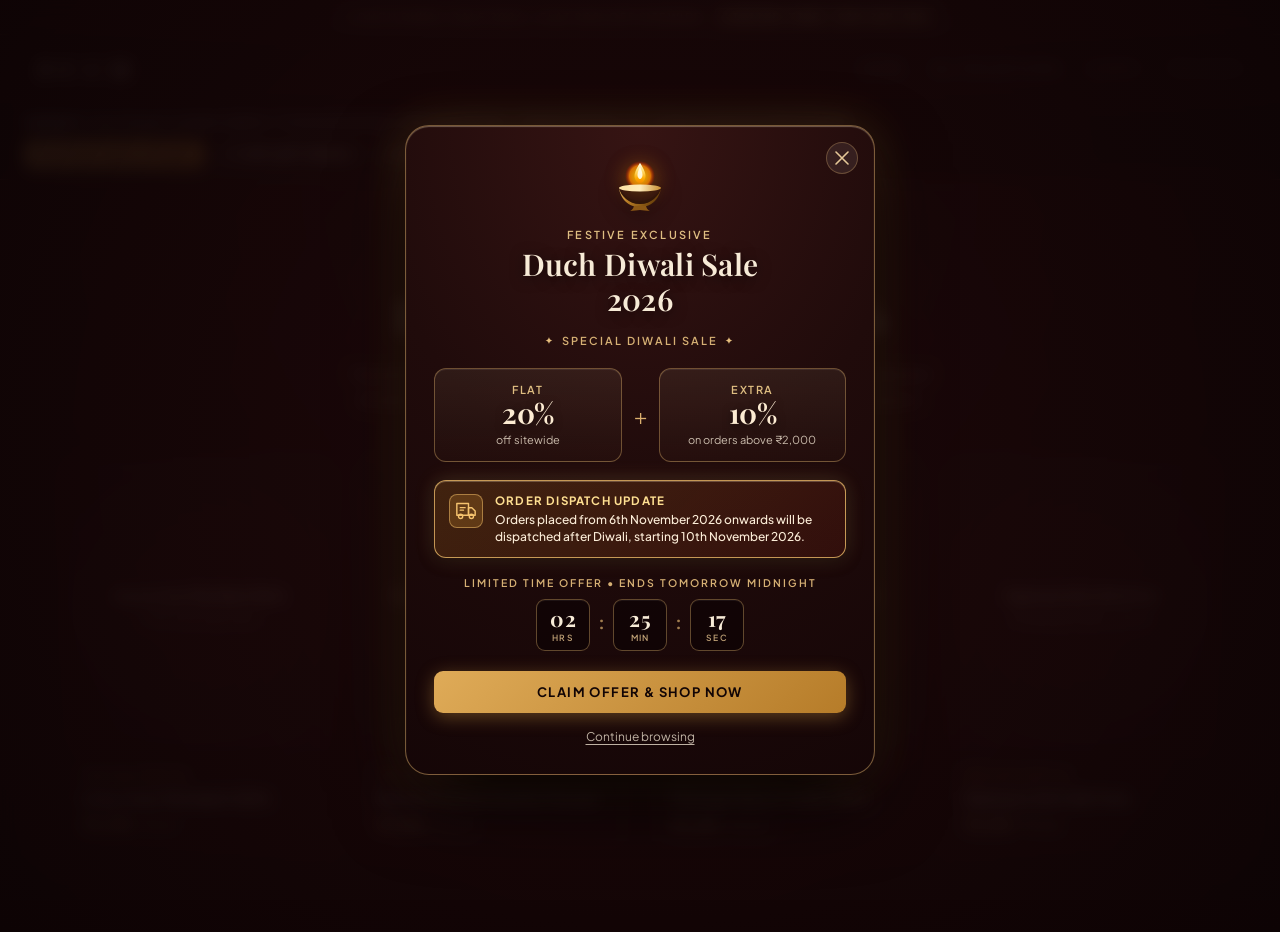
<file: preview-diwali-popup.html>
<!DOCTYPE html>
<html lang="en">
<head>
  <meta charset="UTF-8">
  <meta name="viewport" content="width=device-width, initial-scale=1.0">
  <title>Duch Diwali 2026 — Luxury Night Fireworks & Festive Sale Preview</title>
  <link rel="preconnect" href="https://fonts.googleapis.com">
  <link rel="preconnect" href="https://fonts.gstatic.com" crossorigin>
  <link href="https://fonts.googleapis.com/css2?family=Playfair+Display:ital,wght@0,400..900;1,400..900&family=Plus+Jakarta+Sans:wght@300;400;500;600;700&display=swap" rel="stylesheet">
  <style>
    * {
      box-sizing: border-box;
      margin: 0;
      padding: 0;
    }

    body {
      background: radial-gradient(circle at 50% 20%, #2b0c0e 0%, #170506 50%, #0d0304 100%);
      color: #ffffff;
      font-family: 'Plus Jakarta Sans', -apple-system, BlinkMacSystemFont, 'Segoe UI', Roboto, Helvetica, Arial, sans-serif;
      -webkit-font-smoothing: antialiased;
      overflow-x: hidden;
      min-height: 100vh;
      position: relative;
    }

    /* =========================================================================
       CANVAS FIREWORKS LAYER (RUNNING IN FRONT OF THE BACKDROP & CONTENT)
       pointer-events: none ensures ZERO interference with clicks or buttons!
       ========================================================================= */
    /* Fireworks canvas inside popup overlay (z-index 20 overlapping in front of content box) */
    #duchFireworksCanvas {
      position: absolute;
      inset: 0;
      width: 100%;
      height: 100%;
      pointer-events: none !important;
      z-index: 20;
      display: block;
    }

    /* Website Content */
    .website-content-layer {
      position: relative;
      z-index: 10;
      pointer-events: auto;
    }

    /* Top Announcement Bar */
    .top-announcement {
      background: rgba(30, 9, 10, 0.9);
      border-bottom: 1px solid rgba(220, 175, 106, 0.25);
      backdrop-filter: blur(8px);
      padding: 8px 16px;
      text-align: center;
      font-size: 11px;
      letter-spacing: 1.5px;
      color: #dfbe82;
      text-transform: uppercase;
      font-weight: 600;
      display: flex;
      align-items: center;
      justify-content: center;
      gap: 12px;
    }

    .announcement-timer-badge {
      background: rgba(220, 175, 106, 0.15);
      border: 1px solid rgba(220, 175, 106, 0.4);
      padding: 2px 8px;
      border-radius: 4px;
      font-family: monospace;
      font-size: 11px;
      color: #ffe4a0;
    }

    /* Store Demo Header */
    .store-header {
      background: rgba(18, 5, 6, 0.85);
      border-bottom: 1px solid rgba(255, 255, 255, 0.08);
      backdrop-filter: blur(12px);
      padding: 16px 36px;
      display: flex;
      align-items: center;
      justify-content: space-between;
      position: sticky;
      top: 0;
      z-index: 100;
    }

    .store-logo {
      font-family: 'Playfair Display', Georgia, serif;
      font-size: 26px;
      font-weight: 700;
      letter-spacing: 6px;
      color: #f7ebd7;
      text-decoration: none;
    }

    .store-nav {
      display: flex;
      gap: 28px;
      font-size: 12px;
      letter-spacing: 1.5px;
      text-transform: uppercase;
      color: #c9bcae;
    }

    .store-nav a {
      color: inherit;
      text-decoration: none;
      transition: color 0.2s;
    }

    .store-nav a:hover {
      color: #dfbe82;
    }

    /* Demo Controls Bar */
    .demo-controls-bar {
      background: rgba(10, 3, 4, 0.92);
      border-bottom: 1px solid rgba(220, 175, 106, 0.3);
      padding: 10px 24px;
      display: flex;
      align-items: center;
      justify-content: space-between;
      flex-wrap: wrap;
      gap: 10px;
      font-size: 12.5px;
      position: relative;
      z-index: 120;
    }

    .demo-btn-group {
      display: flex;
      gap: 8px;
      flex-wrap: wrap;
    }

    .demo-trigger-btn {
      background: linear-gradient(135deg, #dfab58 0%, #b67c29 100%);
      color: #110404;
      font-weight: 700;
      font-size: 11px;
      letter-spacing: 1px;
      text-transform: uppercase;
      padding: 7px 14px;
      border-radius: 6px;
      border: none;
      cursor: pointer;
      display: inline-flex;
      align-items: center;
      gap: 6px;
      transition: transform 0.2s, background 0.2s;
    }

    .demo-trigger-btn:hover {
      transform: scale(1.03);
    }

    .demo-trigger-btn--secondary {
      background: rgba(255, 255, 255, 0.08);
      color: #fcebd2;
      border: 1px solid rgba(220, 175, 106, 0.4);
    }

    .demo-trigger-btn--secondary:hover {
      background: rgba(255, 255, 255, 0.16);
      border-color: rgba(220, 175, 106, 0.7);
    }

    /* Storefront Hero */
    .hero-storefront {
      position: relative;
      padding: 70px 24px 80px;
      max-width: 1200px;
      margin: 0 auto;
      text-align: center;
    }

    .hero-tagline {
      display: inline-block;
      font-size: 11px;
      letter-spacing: 3px;
      text-transform: uppercase;
      color: #dfbe82;
      margin-bottom: 14px;
      font-weight: 600;
    }

    .hero-storefront h1 {
      font-family: 'Playfair Display', Georgia, serif;
      font-size: 46px;
      font-weight: 600;
      color: #faf3e8;
      margin-bottom: 16px;
      letter-spacing: 1px;
      text-shadow: 0 4px 20px rgba(0, 0, 0, 0.8);
    }

    .hero-storefront p {
      font-size: 15px;
      color: #b59f92;
      max-width: 620px;
      margin: 0 auto 48px;
      line-height: 1.65;
    }

    .demo-product-grid {
      display: grid;
      grid-template-columns: repeat(auto-fit, minmax(250px, 1fr));
      gap: 24px;
    }

    .demo-product-card {
      background: rgba(28, 10, 12, 0.65);
      border: 1px solid rgba(220, 175, 106, 0.22);
      border-radius: 14px;
      overflow: hidden;
      text-align: left;
      backdrop-filter: blur(10px);
      transition: transform 0.3s ease, border-color 0.3s ease;
    }

    .demo-product-card:hover {
      transform: translateY(-4px);
      border-color: rgba(220, 175, 106, 0.5);
    }

    .demo-product-img {
      width: 100%;
      height: 290px;
      background: radial-gradient(circle at center, #2e1012 0%, #180708 100%);
      display: flex;
      flex-direction: column;
      align-items: center;
      justify-content: center;
      color: #d1b8a5;
      font-size: 14px;
      gap: 8px;
    }

    .demo-product-info {
      padding: 18px;
    }

    .demo-product-tag {
      font-size: 10.5px;
      letter-spacing: 1.4px;
      color: #dfab58;
      text-transform: uppercase;
      font-weight: 600;
      margin-bottom: 6px;
    }

    .demo-product-title {
      font-size: 15px;
      font-weight: 600;
      color: #f7ebd7;
      margin-bottom: 8px;
    }

    .demo-product-price {
      font-size: 14px;
      color: #dfbe82;
      font-weight: 700;
    }

    /* =========================================================================
       DUCH DIWALI MODAL POPUP
       ========================================================================= */
    .duch-diwali-overlay {
      position: fixed;
      inset: 0;
      z-index: 9999990;
      display: flex;
      align-items: center;
      justify-content: center;
      padding: 18px;
      opacity: 0;
      visibility: hidden;
      pointer-events: none;
      transition: opacity 0.4s cubic-bezier(0.16, 1, 0.3, 1), visibility 0.4s cubic-bezier(0.16, 1, 0.3, 1);
      font-family: 'Plus Jakarta Sans', -apple-system, BlinkMacSystemFont, 'Segoe UI', Roboto, Helvetica, Arial, sans-serif;
      -webkit-font-smoothing: antialiased;
    }

    .duch-diwali-overlay.duch-diwali-active {
      opacity: 1;
      visibility: visible;
      pointer-events: auto;
    }

    .duch-diwali-backdrop {
      position: absolute;
      inset: 0;
      background: radial-gradient(circle at center, rgba(32, 10, 11, 0.82) 0%, rgba(14, 4, 5, 0.94) 100%);
      backdrop-filter: blur(8px);
      -webkit-backdrop-filter: blur(8px);
      cursor: pointer;
      z-index: 1;
    }

    .duch-diwali-card {
      position: relative;
      z-index: 10000000;
      width: 100%;
      max-width: 470px;
      background: radial-gradient(130% 120% at 50% 0%, #361413 0%, #200b0b 45%, #130506 100%);
      border: 1px solid rgba(224, 180, 110, 0.48);
      border-radius: 24px;
      padding: 34px 28px 26px;
      text-align: center;
      box-shadow: 
        0 30px 80px -10px rgba(0, 0, 0, 0.95),
        0 0 50px rgba(212, 148, 62, 0.2),
        inset 0 1px 1px rgba(255, 235, 195, 0.35);
      transform: translateY(22px) scale(0.95);
      transition: transform 0.45s cubic-bezier(0.16, 1, 0.3, 1), opacity 0.45s cubic-bezier(0.16, 1, 0.3, 1);
    }

    .duch-diwali-active .duch-diwali-card {
      transform: translateY(0) scale(1);
    }

    .duch-diwali-close {
      position: absolute;
      top: 16px;
      right: 16px;
      width: 32px;
      height: 32px;
      border-radius: 50%;
      background: rgba(255, 255, 255, 0.08);
      border: 1px solid rgba(224, 180, 110, 0.3);
      color: #e6c898;
      display: flex;
      align-items: center;
      justify-content: center;
      cursor: pointer;
      transition: all 0.25s ease;
      padding: 0;
      z-index: 30;
    }

    .duch-diwali-close:hover {
      background: rgba(255, 255, 255, 0.16);
      color: #fffdf5;
      border-color: rgba(224, 180, 110, 0.6);
      transform: rotate(90deg);
    }

    /* Diya (Deepam) Lamp & Animated Glow */
    .duch-diwali-diya-wrap {
      position: relative;
      width: 72px;
      height: 56px;
      margin: 0 auto 12px;
      display: flex;
      align-items: center;
      justify-content: center;
    }

    .duch-diwali-flame-aura {
      position: absolute;
      top: -2px;
      width: 44px;
      height: 44px;
      border-radius: 50%;
      background: radial-gradient(circle, rgba(255, 190, 40, 0.55) 0%, rgba(255, 120, 0, 0.22) 50%, rgba(255, 70, 0, 0) 75%);
      filter: blur(8px);
      animation: duchFlameAura 2.2s infinite ease-in-out;
    }

    .duch-diwali-diya-svg {
      width: 64px;
      height: 54px;
      filter: drop-shadow(0 4px 10px rgba(0, 0, 0, 0.5));
    }

    .duch-flame-pulse {
      animation: duchFlamePulse 1.8s infinite alternate ease-in-out;
    }

    .duch-diwali-flame {
      animation: duchFlameFlicker 2.4s infinite ease-in-out;
      transform-origin: 32px 20px;
    }

    @keyframes duchFlameFlicker {
      0%, 100% { transform: scale(1) rotate(0deg); }
      25% { transform: scale(1.05, 0.96) rotate(-1deg); }
      50% { transform: scale(0.97, 1.04) rotate(1.2deg); }
      75% { transform: scale(1.03, 0.98) rotate(-0.5deg); }
    }

    @keyframes duchFlamePulse {
      0% { transform: scale(0.92); opacity: 0.65; }
      100% { transform: scale(1.15); opacity: 0.95; }
    }

    @keyframes duchFlameAura {
      0%, 100% { transform: scale(0.95); opacity: 0.5; }
      50% { transform: scale(1.2); opacity: 0.85; }
    }

    .duch-diwali-header {
      margin-bottom: 20px;
    }

    .duch-diwali-pretitle {
      font-size: 11px;
      font-weight: 600;
      letter-spacing: 2.2px;
      text-transform: uppercase;
      color: #dfbe82;
      margin-bottom: 6px;
    }

    .duch-diwali-title {
      font-family: 'Playfair Display', Georgia, 'Times New Roman', serif;
      font-size: 30px;
      font-weight: 600;
      line-height: 1.18;
      color: #f7ebd7;
      margin: 0 0 10px;
      letter-spacing: 0.3px;
      text-shadow: 0 2px 14px rgba(0, 0, 0, 0.6);
    }

    .duch-diwali-badge-tagline {
      display: inline-flex;
      align-items: center;
      gap: 7px;
      font-size: 11px;
      font-weight: 600;
      letter-spacing: 2px;
      text-transform: uppercase;
      color: #d6b074;
    }

    .duch-diwali-badge-tagline .duch-star {
      font-size: 9px;
      color: #e5be7d;
    }

    .duch-diwali-offers {
      display: flex;
      align-items: center;
      justify-content: center;
      gap: 12px;
      margin-bottom: 18px;
    }

    .duch-diwali-offer-card {
      flex: 1;
      background: linear-gradient(180deg, rgba(255, 230, 180, 0.07) 0%, rgba(255, 200, 120, 0.02) 100%);
      border: 1px solid rgba(220, 175, 106, 0.4);
      border-radius: 12px;
      padding: 14px 10px;
      display: flex;
      flex-direction: column;
      align-items: center;
      justify-content: center;
      box-shadow: inset 0 1px 0 rgba(255, 255, 255, 0.08);
      transition: transform 0.25s ease, border-color 0.25s ease;
    }

    .duch-diwali-offer-card:hover {
      transform: translateY(-2px);
      border-color: rgba(245, 195, 110, 0.7);
    }

    .duch-offer-label {
      font-size: 11px;
      font-weight: 600;
      letter-spacing: 1.5px;
      text-transform: uppercase;
      color: #dfbe82;
      margin-bottom: 2px;
    }

    .duch-offer-value {
      font-family: 'Playfair Display', Georgia, serif;
      font-size: 28px;
      font-weight: 700;
      line-height: 1.1;
      color: #fcebd2;
      letter-spacing: -0.5px;
      text-shadow: 0 2px 8px rgba(0, 0, 0, 0.5);
    }

    .duch-offer-subtext {
      font-size: 11px;
      font-weight: 400;
      color: rgba(247, 235, 215, 0.78);
      margin-top: 4px;
      line-height: 1.25;
    }

    .duch-diwali-plus {
      font-family: 'Plus Jakarta Sans', sans-serif;
      font-size: 22px;
      font-weight: 300;
      color: #dcb06e;
      user-select: none;
      line-height: 1;
    }

    /* =========================================================================
       PROMINENT HIGHLIGHTED ORDER DISPATCH UPDATE
       ========================================================================= */
    .duch-diwali-dispatch-highlight {
      background: linear-gradient(135deg, rgba(230, 150, 40, 0.18) 0%, rgba(180, 50, 30, 0.15) 100%);
      border: 1px solid rgba(245, 195, 110, 0.75);
      border-radius: 12px;
      padding: 12px 14px;
      margin-bottom: 18px;
      display: flex;
      align-items: flex-start;
      gap: 12px;
      text-align: left;
      box-shadow: 
        0 4px 15px rgba(0, 0, 0, 0.35),
        0 0 20px rgba(245, 195, 110, 0.2),
        inset 0 1px 0 rgba(255, 235, 195, 0.25);
      position: relative;
      overflow: hidden;
    }

    .duch-diwali-dispatch-highlight::before {
      content: '';
      position: absolute;
      top: 0;
      left: -100%;
      width: 60%;
      height: 100%;
      background: linear-gradient(90deg, transparent, rgba(255, 235, 190, 0.16), transparent);
      transform: skewX(-20deg);
      animation: duchShimmer 3.5s infinite;
    }

    @keyframes duchShimmer {
      0% { left: -100%; }
      40%, 100% { left: 160%; }
    }

    .duch-dispatch-icon-wrap {
      flex-shrink: 0;
      width: 34px;
      height: 34px;
      border-radius: 8px;
      background: rgba(220, 150, 50, 0.22);
      border: 1px solid rgba(245, 195, 110, 0.5);
      display: flex;
      align-items: center;
      justify-content: center;
      margin-top: 1px;
    }

    .duch-dispatch-text-box {
      display: flex;
      flex-direction: column;
      gap: 3px;
    }

    .duch-dispatch-heading {
      font-size: 11.5px;
      font-weight: 700;
      letter-spacing: 1.2px;
      text-transform: uppercase;
      color: #ffe092;
      display: flex;
      align-items: center;
      gap: 6px;
    }

    .duch-dispatch-body {
      font-size: 12px;
      line-height: 1.44;
      color: #fcedd8;
      font-weight: 500;
    }

    /* Real-time Countdown Timer */
    .duch-diwali-timer-section {
      margin-bottom: 20px;
    }

    .duch-timer-title {
      font-size: 10.5px;
      font-weight: 600;
      letter-spacing: 2px;
      text-transform: uppercase;
      color: #d6b074;
      margin-bottom: 10px;
    }

    .duch-timer-boxes {
      display: flex;
      align-items: center;
      justify-content: center;
      gap: 8px;
    }

    .duch-timer-box {
      width: 54px;
      height: 52px;
      background: rgba(14, 4, 5, 0.7);
      border: 1px solid rgba(220, 175, 106, 0.4);
      border-radius: 9px;
      display: flex;
      flex-direction: column;
      align-items: center;
      justify-content: center;
      box-shadow: inset 0 1px 0 rgba(255, 255, 255, 0.06);
    }

    .duch-timer-digits {
      font-family: 'Playfair Display', Georgia, serif;
      font-size: 21px;
      font-weight: 700;
      color: #f7ebd7;
      line-height: 1;
      letter-spacing: 0.5px;
    }

    .duch-timer-unit {
      font-size: 8.5px;
      font-weight: 600;
      letter-spacing: 1.2px;
      text-transform: uppercase;
      color: #bfa176;
      margin-top: 3px;
    }

    .duch-timer-colon {
      font-family: 'Playfair Display', Georgia, serif;
      font-size: 18px;
      color: #dcb06e;
      font-weight: 600;
      line-height: 1;
      opacity: 0.7;
      margin: -6px 1px 0;
    }

    /* Actions */
    .duch-diwali-actions {
      display: flex;
      flex-direction: column;
      align-items: center;
      gap: 12px;
    }

    .duch-diwali-btn {
      width: 100%;
      background: linear-gradient(135deg, #dfab58 0%, #b67c29 100%);
      color: #120505;
      font-size: 13px;
      font-weight: 700;
      letter-spacing: 1.4px;
      text-transform: uppercase;
      padding: 13px 20px;
      border-radius: 9px;
      text-decoration: none;
      border: none;
      cursor: pointer;
      box-shadow: 0 4px 18px rgba(212, 155, 65, 0.38);
      transition: all 0.25s ease;
      display: inline-block;
    }

    .duch-diwali-btn:hover {
      background: linear-gradient(135deg, #ecc174 0%, #c88d36 100%);
      box-shadow: 0 6px 24px rgba(212, 155, 65, 0.55);
      transform: translateY(-1.5px);
      color: #0c0303;
    }

    /* Continue browsing link - redirects to https://duchclothing.in/ */
    .duch-diwali-link {
      background: none;
      border: none;
      font-size: 12px;
      font-weight: 400;
      color: rgba(247, 235, 215, 0.75);
      text-decoration: underline;
      text-underline-offset: 3px;
      cursor: pointer;
      padding: 4px 8px;
      transition: color 0.2s ease;
      display: inline-block;
    }

    .duch-diwali-link:hover {
      color: #ffd992;
    }

    .duch-diwali-toast {
      position: absolute;
      bottom: -46px;
      left: 50%;
      transform: translateX(-50%) translateY(10px);
      background: #1e0909;
      border: 1px solid #dcb06e;
      color: #ffe3a8;
      font-size: 12px;
      font-weight: 600;
      padding: 7px 16px;
      border-radius: 20px;
      white-space: nowrap;
      opacity: 0;
      visibility: hidden;
      transition: all 0.3s cubic-bezier(0.16, 1, 0.3, 1);
      box-shadow: 0 8px 20px rgba(0, 0, 0, 0.6);
    }

    .duch-diwali-toast.duch-diwali-toast--show {
      opacity: 1;
      visibility: visible;
      transform: translateX(-50%) translateY(0);
    }

    @media (max-width: 480px) {
      .duch-diwali-overlay {
        padding: 14px;
      }
      .duch-diwali-card {
        padding: 28px 18px 22px;
        border-radius: 20px;
      }
      .duch-diwali-title {
        font-size: 26px;
      }
      .duch-offer-value {
        font-size: 24px;
      }
      .duch-dispatch-body {
        font-size: 11px;
      }
      .duch-timer-box {
        width: 48px;
        height: 46px;
      }
    }
  </style>
</head>
<body>

  <!-- =========================================================================
       WEBSITE CONTENT LAYER (HOME SCREEN)
       When the popup is closed, this home screen is fully interactive!
       ========================================================================= -->
  <div class="website-content-layer">
    <!-- Top Announcement Bar -->
    <div class="top-announcement">
      <span>✦ DUCH DIWALI SALE 2026 • FLAT 20% OFF SITEWIDE</span>
      <span class="announcement-timer-badge" id="barTimer">LIMITED TIME: 02H 24M 40S</span>
    </div>

    <!-- Store Navigation -->
    <header class="store-header">
      <a href="https://duchclothing.in/" class="store-logo">DUCH</a>
      <nav class="store-nav">
        <a href="https://duchclothing.in/">Home</a>
        <a href="https://duchclothing.in/collections/all">All Collections</a>
        <a href="https://duchclothing.in/collections/shirts">Shirts</a>
        <a href="https://duchclothing.in/collections/trousers">Trousers</a>
      </nav>
    </header>

    <!-- Interactive Demo Control Toolbar -->
    <div class="demo-controls-bar">
      <div>
        <strong>Updated:</strong> Order Dispatch Update added • "Continue browsing" redirects to <code>https://duchclothing.in/</code> • Close 'X' returns to Home Screen.
      </div>
      <div class="demo-btn-group">
        <button class="demo-trigger-btn" onclick="window.openDuchDiwaliModal()">
          Re-open Diwali Popup
        </button>
        <button class="demo-trigger-btn demo-trigger-btn--secondary" onclick="window.duchLaunchFirework('peony', window.innerWidth * 0.18, window.innerHeight * 0.22)">
          ✦ Top-Left Peony
        </button>
        <button class="demo-trigger-btn demo-trigger-btn--secondary" onclick="window.duchLaunchFirework('willow', window.innerWidth * 0.82, window.innerHeight * 0.24)">
          ✦ Top-Right Willow
        </button>
      </div>
    </div>

    <!-- Simulated Storefront Hero (Home Screen) -->
    <div class="hero-storefront">
      <span class="hero-tagline">✦ Royal Festive Collection ✦</span>
      <h1>Duch Diwali Sale 2026</h1>
      <p>Masterfully tailored in 100% Belgian linen, superfine Egyptian cotton, and pleated double-buckle Gurkha trousers. Designed for regal comfort this festive season.</p>

      <div class="demo-product-grid">
        <div class="demo-product-card">
          <div class="demo-product-img">
            <strong>Ivory Linen Mandarin Shirt</strong>
            <span style="font-size: 11px; color: #a89280;">100% Pure French Flax</span>
          </div>
          <div class="demo-product-info">
            <div class="demo-product-tag">Festive Special</div>
            <div class="demo-product-title">Ivory Linen Mandarin Shirt</div>
            <div class="demo-product-price">₹2,490 <span style="text-decoration: line-through; color: #736254; font-size: 12px; margin-left: 6px;">₹3,112</span></div>
          </div>
        </div>
        <div class="demo-product-card">
          <div class="demo-product-img">
            <strong>Mocha Pleated Gurkha Trouser</strong>
            <span style="font-size: 11px; color: #a89280;">High-Rise Double Buckle</span>
          </div>
          <div class="demo-product-info">
            <div class="demo-product-tag">Festive Special</div>
            <div class="demo-product-title">Mocha Pleated Gurkha Trouser</div>
            <div class="demo-product-price">₹2,890 <span style="text-decoration: line-through; color: #736254; font-size: 12px; margin-left: 6px;">₹3,612</span></div>
          </div>
        </div>
        <div class="demo-product-card">
          <div class="demo-product-img">
            <strong>Midnight Black Cuban Shirt</strong>
            <span style="font-size: 11px; color: #a89280;">Relaxed Camp Collar</span>
          </div>
          <div class="demo-product-info">
            <div class="demo-product-tag">Festive Special</div>
            <div class="demo-product-title">Midnight Black Cuban Shirt</div>
            <div class="demo-product-price">₹2,290 <span style="text-decoration: line-through; color: #736254; font-size: 12px; margin-left: 6px;">₹2,862</span></div>
          </div>
        </div>
        <div class="demo-product-card">
          <div class="demo-product-img">
            <strong>Espresso Knit Silk Polo</strong>
            <span style="font-size: 11px; color: #a89280;">Breathable Mulberry Blend</span>
          </div>
          <div class="demo-product-info">
            <div class="demo-product-tag">Festive Special</div>
            <div class="demo-product-title">Espresso Knit Silk Polo</div>
            <div class="demo-product-price">₹2,690 <span style="text-decoration: line-through; color: #736254; font-size: 12px; margin-left: 6px;">₹3,362</span></div>
          </div>
        </div>
      </div>
    </div>
  </div>

  <!-- =========================================================================
       DUCH DIWALI SALE POPUP
       ========================================================================= -->
  <div
    id="DuchDiwaliModal"
    class="duch-diwali-overlay duch-diwali-active"
    role="dialog"
    aria-modal="true"
    aria-labelledby="DuchDiwaliTitle"
  >
    <!-- Clicking backdrop closes popup and shows Home Screen -->
    <div class="duch-diwali-backdrop" data-duch-dismiss></div>

    <div class="duch-diwali-card" role="document">
      <!-- Close button (X) closes popup and shows Home Screen -->
      <button
        type="button"
        class="duch-diwali-close"
        data-duch-dismiss
        aria-label="Close and return to Home Screen"
      >
        <svg width="14" height="14" viewBox="0 0 14 14" fill="none" xmlns="http://www.w3.org/2000/svg">
          <path d="M13 1L1 13M1 1L13 13" stroke="currentColor" stroke-width="1.6" stroke-linecap="round" stroke-linejoin="round"/>
        </svg>
      </button>

      <!-- Glowing Golden Diya -->
      <div class="duch-diwali-diya-wrap" aria-hidden="true">
        <div class="duch-diwali-flame-aura"></div>
        <svg class="duch-diwali-diya-svg" viewBox="0 0 64 54" fill="none" xmlns="http://www.w3.org/2000/svg">
          <defs>
            <radialGradient id="flameGlow" cx="50%" cy="50%" r="50%">
              <stop offset="0%" stop-color="#FFF8DC"/>
              <stop offset="35%" stop-color="#FFB703"/>
              <stop offset="70%" stop-color="#FB8500"/>
              <stop offset="100%" stop-color="#D00000" stop-opacity="0"/>
            </radialGradient>
            <linearGradient id="flameGrad" x1="32" y1="2" x2="32" y2="28" gradientUnits="userSpaceOnUse">
              <stop offset="0%" stop-color="#FFFDF0"/>
              <stop offset="25%" stop-color="#FFE484"/>
              <stop offset="60%" stop-color="#FFAA00"/>
              <stop offset="100%" stop-color="#E85D04"/>
            </linearGradient>
            <linearGradient id="bowlGrad" x1="12" y1="26" x2="52" y2="52" gradientUnits="userSpaceOnUse">
              <stop offset="0%" stop-color="#E7BA68"/>
              <stop offset="30%" stop-color="#B87D25"/>
              <stop offset="70%" stop-color="#7A4C0E"/>
              <stop offset="100%" stop-color="#3F2204"/>
            </linearGradient>
            <linearGradient id="lipGrad" x1="10" y1="26" x2="54" y2="30" gradientUnits="userSpaceOnUse">
              <stop offset="0%" stop-color="#FCE1A0"/>
              <stop offset="50%" stop-color="#FFEBB8"/>
              <stop offset="100%" stop-color="#C2872A"/>
            </linearGradient>
          </defs>
          <circle cx="32" cy="15" r="15" fill="url(#flameGlow)" opacity="0.8" class="duch-flame-pulse"/>
          <path class="duch-diwali-flame" d="M32 2C32 2 37.5 9.5 37.5 15C37.5 18.5 35 22 32 22C29 22 26.5 18.5 26.5 15C26.5 9.5 32 2 32 2Z" fill="url(#flameGrad)"/>
          <path d="M32 6C32 6 34.5 10.5 34.5 14C34.5 16 33.2 18 32 18C30.8 18 29.5 16 29.5 14C29.5 10.5 32 6 32 6Z" fill="#FFFBE6" opacity="0.9"/>
          <ellipse cx="32" cy="27" rx="21" ry="3.5" fill="url(#lipGrad)"/>
          <path d="M11 27C11 27 13 46 32 46C51 46 53 27 53 27C51 35 43 43 32 43C21 43 13 35 11 27Z" fill="url(#bowlGrad)"/>
          <path d="M11 27C13 35 21 43 32 43C43 43 51 35 53 27C50 33 42 40 32 40C22 40 14 33 11 27Z" fill="#2E1705" opacity="0.5"/>
          <path d="M26 45H38C38 45 39 49 42 50C38 50 35 49 32 49C29 49 26 50 22 50C25 49 26 45 26 45Z" fill="#8C5815"/>
        </svg>
      </div>

      <!-- Festive Header Titles -->
      <div class="duch-diwali-header">
        <div class="duch-diwali-pretitle">FESTIVE EXCLUSIVE</div>
        <h2 id="DuchDiwaliTitle" class="duch-diwali-title">
          Duch Diwali Sale<br>2026
        </h2>
        <div class="duch-diwali-badge-tagline">
          <span class="duch-star">✦</span>
          <span>SPECIAL DIWALI SALE</span>
          <span class="duch-star">✦</span>
        </div>
      </div>

      <!-- Two Balanced Discount Offer Cards -->
      <div class="duch-diwali-offers">
        <!-- Offer 1: FLAT 20% OFF -->
        <div class="duch-diwali-offer-card">
          <span class="duch-offer-label">FLAT</span>
          <span class="duch-offer-value">20%</span>
          <span class="duch-offer-subtext">off sitewide</span>
        </div>

        <div class="duch-diwali-plus" aria-hidden="true">+</div>

        <!-- Offer 2: EXTRA 10% OFF above ₹2,000 -->
        <div class="duch-diwali-offer-card">
          <span class="duch-offer-label">EXTRA</span>
          <span class="duch-offer-value">10%</span>
          <span class="duch-offer-subtext">on orders above ₹2,000</span>
        </div>
      </div>

      <!-- =========================================================================
           ORDER DISPATCH UPDATE (EXACT REQUIRED COPY)
           ========================================================================= -->
      <div class="duch-diwali-dispatch-highlight" role="note">
        <div class="duch-dispatch-icon-wrap" aria-hidden="true">
          <svg class="duch-dispatch-icon" width="20" height="20" viewBox="0 0 24 24" fill="none" xmlns="http://www.w3.org/2000/svg">
            <path d="M1 3H15V17H1V3Z" stroke="#F5C36E" stroke-width="1.7" stroke-linecap="round" stroke-linejoin="round"/>
            <path d="M15 8H19L23 12V17H15V8Z" stroke="#F5C36E" stroke-width="1.7" stroke-linecap="round" stroke-linejoin="round"/>
            <circle cx="5.5" cy="18.5" r="2.5" stroke="#F5C36E" stroke-width="1.7"/>
            <circle cx="18.5" cy="18.5" r="2.5" stroke="#F5C36E" stroke-width="1.7"/>
            <path d="M5 8H11" stroke="#F5C36E" stroke-width="1.5" stroke-linecap="round"/>
            <path d="M5 11H9" stroke="#F5C36E" stroke-width="1.5" stroke-linecap="round"/>
          </svg>
        </div>
        <div class="duch-dispatch-text-box">
          <div class="duch-dispatch-heading">Order Dispatch Update</div>
          <div class="duch-dispatch-body">
            Orders placed from 6th November 2026 onwards will be dispatched after Diwali, starting 10th November 2026.
          </div>
        </div>
      </div>

      <!-- Real-time Countdown Timer (Expires Tonight) -->
      <div class="duch-diwali-timer-section">
        <div class="duch-timer-title">
          LIMITED TIME OFFER • ENDS TOMORROW MIDNIGHT
        </div>

        <div class="duch-timer-boxes" aria-live="polite">
          <div class="duch-timer-box">
            <span class="duch-timer-digits" data-hours>02</span>
            <span class="duch-timer-unit">HRS</span>
          </div>
          <span class="duch-timer-colon" aria-hidden="true">:</span>
          <div class="duch-timer-box">
            <span class="duch-timer-digits" data-minutes>25</span>
            <span class="duch-timer-unit">MIN</span>
          </div>
          <span class="duch-timer-colon" aria-hidden="true">:</span>
          <div class="duch-timer-box">
            <span class="duch-timer-digits" data-seconds>17</span>
            <span class="duch-timer-unit">SEC</span>
          </div>
        </div>
      </div>

      <!-- Action Button & Continue Browsing Link (Redirects to https://duchclothing.in/) -->
      <div class="duch-diwali-actions">
        <a
          href="https://duchclothing.in/collections/all"
          class="duch-diwali-btn"
          data-duch-cta
        >
          CLAIM OFFER & SHOP NOW
        </a>

        <!-- Continue browsing redirects to https://duchclothing.in/ -->
        <a
          href="https://duchclothing.in/"
          class="duch-diwali-link"
          data-duch-continue-link
        >
          Continue browsing
        </a>
      </div>

      <div class="duch-diwali-toast" data-duch-toast aria-hidden="true">
        ✓ Code DIWALI20 Copied & Applied!
      </div>
    </div>

    <!-- Fireworks Canvas (Runs strictly only inside popup overlay, overlapping in front of content box) -->
    <canvas id="duchFireworksCanvas"></canvas>
  </div>

  <!-- =========================================================================
       FIREWORKS ENGINE SCRIPT (HTML5 Canvas 60 FPS Particle Physics In Front)
       ========================================================================= -->
  <script>
    (function() {
      const canvas = document.getElementById('duchFireworksCanvas');
      if (!canvas) return;
      const ctx = canvas.getContext('2d');
      if (!ctx) return;

      let width = window.innerWidth;
      let height = window.innerHeight;
      let dpr = Math.min(window.devicePixelRatio || 1, 2);

      function resize() {
        width = window.innerWidth;
        height = window.innerHeight;
        dpr = Math.min(window.devicePixelRatio || 1, 2);
        canvas.width = Math.floor(width * dpr);
        canvas.height = Math.floor(height * dpr);
        ctx.scale(dpr, dpr);
      }
      resize();
      window.addEventListener('resize', resize, { passive: true });

      const GOLD_PALETTES = [
        ['#FFFFFF', '#FFE484', '#FFBA08', '#F48C06', '#DC2F02'],
        ['#FFFDF0', '#FCE1A0', '#E5A93C', '#C27814', '#9D0208'],
        ['#FFFFFF', '#FFD166', '#FF9F1C', '#E85D04', '#D00000'],
        ['#FFFBE6', '#F3C969', '#FAA307', '#A43A20', '#631313']
      ];

      class Particle {
        constructor(x, y, vx, vy, color, size, friction, gravity, decay, hasTrail) {
          this.x = x;
          this.y = y;
          this.vx = vx;
          this.vy = vy;
          this.color = color;
          this.size = size;
          this.friction = friction;
          this.gravity = gravity;
          this.decay = decay;
          this.alpha = 1.0;
          this.hasTrail = hasTrail;
          this.history = [];
          this.maxHistory = hasTrail ? Math.floor(4 + Math.random() * 4) : 0;
          this.flickerSpeed = 0.18 + Math.random() * 0.28;
          this.flickerOffset = Math.random() * Math.PI * 2;
        }

        update(time) {
          if (this.hasTrail) {
            this.history.push({ x: this.x, y: this.y });
            if (this.history.length > this.maxHistory) {
              this.history.shift();
            }
          }

          this.vx *= this.friction;
          this.vy *= this.friction;
          this.vy += this.gravity;

          this.x += this.vx;
          this.y += this.vy;

          this.alpha -= this.decay;
        }

        draw(ctx, time) {
          if (this.alpha <= 0) return;

          const flicker = 0.84 + Math.sin(time * this.flickerSpeed + this.flickerOffset) * 0.16;
          const currentAlpha = Math.max(0, Math.min(1, this.alpha * flicker));

          if (this.hasTrail && this.history.length > 1) {
            ctx.beginPath();
            ctx.moveTo(this.history[0].x, this.history[0].y);
            for (let i = 1; i < this.history.length; i++) {
              ctx.lineTo(this.history[i].x, this.history[i].y);
            }
            ctx.lineTo(this.x, this.y);
            ctx.strokeStyle = this.color;
            ctx.globalAlpha = currentAlpha * 0.7;
            ctx.lineWidth = this.size * 0.95;
            ctx.lineCap = 'round';
            ctx.stroke();
          }

          ctx.beginPath();
          ctx.arc(this.x, this.y, this.size, 0, Math.PI * 2);
          ctx.fillStyle = this.color;
          ctx.globalAlpha = currentAlpha;
          ctx.fill();

          if (this.size > 1.6 && currentAlpha > 0.35) {
            ctx.beginPath();
            ctx.arc(this.x, this.y, this.size * 0.5, 0, Math.PI * 2);
            ctx.fillStyle = '#FFFFFF';
            ctx.globalAlpha = currentAlpha * 0.9;
            ctx.fill();
          }
        }
      }

      class AmbientSpark {
        constructor() {
          this.reset(true);
        }

        reset(initial) {
          this.x = Math.random() * width;
          this.y = initial ? Math.random() * height : height + 10;
          this.vx = (Math.random() - 0.5) * 0.4;
          this.vy = -(0.3 + Math.random() * 0.6);
          this.size = 0.9 + Math.random() * 1.8;
          this.alpha = 0.05 + Math.random() * 0.45;
          this.targetAlpha = 0.4 + Math.random() * 0.5;
          this.decay = 0.002 + Math.random() * 0.0035;
          this.color = Math.random() > 0.35 ? '#FFD166' : '#FFF3B0';
          this.driftAngle = Math.random() * Math.PI * 2;
          this.driftSpeed = 0.012 + Math.random() * 0.018;
        }

        update() {
          this.driftAngle += this.driftSpeed;
          this.x += this.vx + Math.sin(this.driftAngle) * 0.35;
          this.y += this.vy;
          this.alpha += this.decay;

          if (this.alpha > this.targetAlpha) {
            this.decay = -Math.abs(this.decay);
          }

          if (this.y < -20 || this.alpha <= 0 || this.x < -20 || this.x > width + 20) {
            this.reset(false);
          }
        }

        draw(ctx) {
          ctx.beginPath();
          ctx.arc(this.x, this.y, this.size, 0, Math.PI * 2);
          ctx.fillStyle = this.color;
          ctx.globalAlpha = Math.max(0, Math.min(1, this.alpha));
          ctx.fill();
        }
      }

      const particles = [];
      const ambientSparks = [];
      const isMobile = width < 768;

      for (let i = 0; i < (isMobile ? 24 : 45); i++) {
        ambientSparks.push(new AmbientSpark());
      }

      function createFirework(type, x, y) {
        const palette = GOLD_PALETTES[Math.floor(Math.random() * GOLD_PALETTES.length)];
        const particleCount = isMobile ? 140 : 250;

        if (type === 'peony') {
          const baseSpeed = (isMobile ? 3.6 : 5.4) * (0.85 + Math.random() * 0.35);
          for (let i = 0; i < particleCount; i++) {
            const angle = Math.random() * Math.PI * 2;
            const speed = Math.pow(Math.random(), 0.5) * baseSpeed;
            const vx = Math.cos(angle) * speed;
            const vy = Math.sin(angle) * speed;
            const color = palette[Math.floor(Math.random() * palette.length)];
            const size = 1.4 + Math.random() * 1.6;
            const friction = 0.957 + Math.random() * 0.013;
            const gravity = 0.045 + Math.random() * 0.02;
            const decay = 0.007 + Math.random() * 0.007;
            particles.push(new Particle(x, y, vx, vy, color, size, friction, gravity, decay, true));
          }
        } else if (type === 'willow') {
          const willowCount = Math.floor(particleCount * 0.9);
          const baseSpeed = (isMobile ? 3.4 : 4.8);
          for (let i = 0; i < willowCount; i++) {
            const angle = Math.random() * Math.PI * 2;
            const speed = (0.3 + Math.random() * 0.7) * baseSpeed;
            const vx = Math.cos(angle) * speed;
            const vy = Math.sin(angle) * speed * 0.8;
            const color = palette[Math.min(palette.length - 1, Math.floor(Math.random() * 3))];
            const size = 1.6 + Math.random() * 1.5;
            const friction = 0.965;
            const gravity = 0.068 + Math.random() * 0.025;
            const decay = 0.0045 + Math.random() * 0.005;
            particles.push(new Particle(x, y, vx, vy, color, size, friction, gravity, decay, true));
          }
        } else if (type === 'chakra') {
          const spokes = 8;
          const perSpoke = Math.floor(particleCount / spokes);
          const rotationOffset = Math.random() * Math.PI;
          for (let s = 0; s < spokes; s++) {
            const spokeAngle = (s / spokes) * Math.PI * 2 + rotationOffset;
            for (let i = 0; i < perSpoke; i++) {
              const speedRatio = (i + 1) / perSpoke;
              const angle = spokeAngle + speedRatio * 0.48;
              const speed = speedRatio * (isMobile ? 4.0 : 5.8);
              const vx = Math.cos(angle) * speed;
              const vy = Math.sin(angle) * speed;
              const color = palette[i % palette.length];
              const size = 1.5 + Math.random() * 1.4;
              const friction = 0.96;
              const gravity = 0.035;
              const decay = 0.007 + Math.random() * 0.007;
              particles.push(new Particle(x, y, vx, vy, color, size, friction, gravity, decay, true));
            }
          }
        }
      }

      function getRandomLaunchPosition() {
        const zones = [
          { xMin: 0.06, xMax: 0.26, yMin: 0.12, yMax: 0.42, weight: 35 },
          { xMin: 0.74, xMax: 0.94, yMin: 0.12, yMax: 0.42, weight: 35 },
          { xMin: 0.04, xMax: 0.22, yMin: 0.65, yMax: 0.88, weight: 15 },
          { xMin: 0.78, xMax: 0.96, yMin: 0.65, yMax: 0.88, weight: 15 }
        ];

        const totalWeight = zones.reduce((sum, z) => sum + z.weight, 0);
        let rand = Math.random() * totalWeight;
        let selectedZone = zones[0];
        for (const zone of zones) {
          if (rand < zone.weight) {
            selectedZone = zone;
            break;
          }
          rand -= zone.weight;
        }

        return {
          x: (selectedZone.xMin + Math.random() * (selectedZone.xMax - selectedZone.xMin)) * width,
          y: (selectedZone.yMin + Math.random() * (selectedZone.yMax - selectedZone.yMin)) * height
        };
      }

      const BURST_TYPES = ['peony', 'willow', 'chakra'];
      let lastBurstTime = 0;
      let nextBurstInterval = 400;

      setTimeout(() => {
        createFirework('peony', width * 0.16, height * 0.25);
      }, 200);

      setTimeout(() => {
        createFirework('willow', width * 0.84, height * 0.28);
      }, 700);

      setTimeout(() => {
        createFirework('chakra', width * 0.13, height * 0.74);
      }, 1300);

      setTimeout(() => {
        createFirework('peony', width * 0.87, height * 0.76);
      }, 1900);

      let isTabVisible = true;
      document.addEventListener('visibilitychange', () => {
        isTabVisible = !document.hidden;
      });

      function animate(timestamp) {
        if (!isTabVisible) {
          requestAnimationFrame(animate);
          return;
        }

        if (timestamp - lastBurstTime > nextBurstInterval) {
          const pos = getRandomLaunchPosition();
          const burstType = BURST_TYPES[Math.floor(Math.random() * BURST_TYPES.length)];
          createFirework(burstType, pos.x, pos.y);

          if (Math.random() < 0.35) {
            setTimeout(() => {
              const oppositePos = getRandomLaunchPosition();
              const secondType = BURST_TYPES[Math.floor(Math.random() * BURST_TYPES.length)];
              createFirework(secondType, oppositePos.x, oppositePos.y);
            }, 180 + Math.random() * 220);
          }

          lastBurstTime = timestamp;
          nextBurstInterval = 1100 + Math.random() * 1300;
        }

        ctx.save();
        ctx.setTransform(1, 0, 0, 1, 0, 0);
        ctx.clearRect(0, 0, canvas.width, canvas.height);
        ctx.restore();
        ctx.globalCompositeOperation = 'lighter';

        for (let i = 0; i < ambientSparks.length; i++) {
          ambientSparks[i].update();
          ambientSparks[i].draw(ctx);
        }

        for (let i = particles.length - 1; i >= 0; i--) {
          const p = particles[i];
          p.update(timestamp);
          if (p.alpha <= 0) {
            particles.splice(i, 1);
          } else {
            p.draw(ctx, timestamp);
          }
        }

        ctx.globalCompositeOperation = 'source-over';
        ctx.globalAlpha = 1.0;

        if (isRunning) {
          animFrameId = requestAnimationFrame(animate);
        }
      }

      function startFireworks() {
        if (isRunning) return;
        isRunning = true;
        resize();
        ambientEmbers.length = 0;
        for (let i = 0; i < (isMobile ? 24 : 45); i++) {
          ambientEmbers.push(new AmbientEmber());
        }
        animFrameId = requestAnimationFrame(animate);
      }

      function stopFireworks() {
        isRunning = false;
        if (animFrameId) {
          cancelAnimationFrame(animFrameId);
          animFrameId = null;
        }
        particles.length = 0;
        ambientEmbers.length = 0;
        ctx.save();
        ctx.setTransform(1, 0, 0, 1, 0, 0);
        ctx.clearRect(0, 0, canvas.width, canvas.height);
        ctx.restore();
      }

      window.duchStartFireworks = startFireworks;
      window.duchStopFireworks = stopFireworks;
      startFireworks();

      window.duchLaunchFirework = function(type, x, y) {
        const targetType = type || BURST_TYPES[Math.floor(Math.random() * BURST_TYPES.length)];
        const targetX = x !== undefined ? x : width * 0.5;
        const targetY = y !== undefined ? y : height * 0.3;
        createFirework(targetType, targetX, targetY);
      };
    })();

    // Modal Interaction & Live Countdown
    (function() {
      const modal = document.getElementById('DuchDiwaliModal');
      const dismissBtns = modal.querySelectorAll('[data-duch-dismiss]');
      const ctaBtn = modal.querySelector('[data-duch-cta]');
      const toast = modal.querySelector('[data-duch-toast]');

      const hoursEl = modal.querySelector('[data-hours]');
      const minutesEl = modal.querySelector('[data-minutes]');
      const secondsEl = modal.querySelector('[data-seconds]');
      const barTimer = document.getElementById('barTimer');

      function openModal() {
        modal.classList.add('duch-diwali-active');
        modal.setAttribute('aria-hidden', 'false');
        document.body.style.overflow = 'hidden';
        if (window.duchStartFireworks) window.duchStartFireworks();
      }

      // Closes modal and shows Home Screen
      function closeModal() {
        modal.classList.remove('duch-diwali-active');
        modal.setAttribute('aria-hidden', 'true');
        document.body.style.overflow = '';
        if (window.duchStopFireworks) window.duchStopFireworks();
      }

      window.openDuchDiwaliModal = openModal;
      window.closeDuchDiwaliModal = closeModal;

      // Close button ('X') and backdrop click dismiss to reveal Home Screen
      dismissBtns.forEach(btn => {
        btn.addEventListener('click', function(e) {
          e.preventDefault();
          closeModal();
        });
      });

      window.addEventListener('keydown', function(e) {
        if (e.key === 'Escape' && modal.classList.contains('duch-diwali-active')) {
          closeModal();
        }
      });

      if (ctaBtn) {
        ctaBtn.addEventListener('click', function(e) {
          e.preventDefault();
          if (toast) {
            toast.classList.add('duch-diwali-toast--show');
            setTimeout(() => {
              toast.classList.remove('duch-diwali-toast--show');
              window.location.href = 'https://duchclothing.in/collections/all';
            }, 1200);
          }
        });
      }

      function getTomorrowMidnight() {
        const targetNov7 = new Date(2026, 10, 7, 0, 0, 0);
        const now = new Date();
        if (targetNov7.getTime() > now.getTime()) {
          return targetNov7.getTime();
        }
        const tomorrow = new Date();
        tomorrow.setDate(tomorrow.getDate() + 1);
        tomorrow.setHours(24, 0, 0, 0);
        return tomorrow.getTime();
      }

      let targetTime = getTomorrowMidnight();

      function tickTimer() {
        const now = new Date().getTime();
        let diff = targetTime - now;
        if (diff <= 0) {
          diff = 0;
        }

        const totalHours = Math.floor(diff / (1000 * 60 * 60));
        const m = Math.floor((diff / (1000 * 60)) % 60);
        const s = Math.floor((diff / 1000) % 60);

        const hStr = String(totalHours).padStart(2, '0');
        const mStr = String(m).padStart(2, '0');
        const sStr = String(s).padStart(2, '0');

        if (hoursEl) hoursEl.textContent = hStr;
        if (minutesEl) minutesEl.textContent = mStr;
        if (secondsEl) secondsEl.textContent = sStr;

        if (barTimer) {
          barTimer.textContent = `LIMITED TIME: ${hStr}H ${mStr}M ${sStr}S`;
        }
      }

      tickTimer();
      setInterval(tickTimer, 1000);
    })();
  </script>
</body>
</html>
</file>
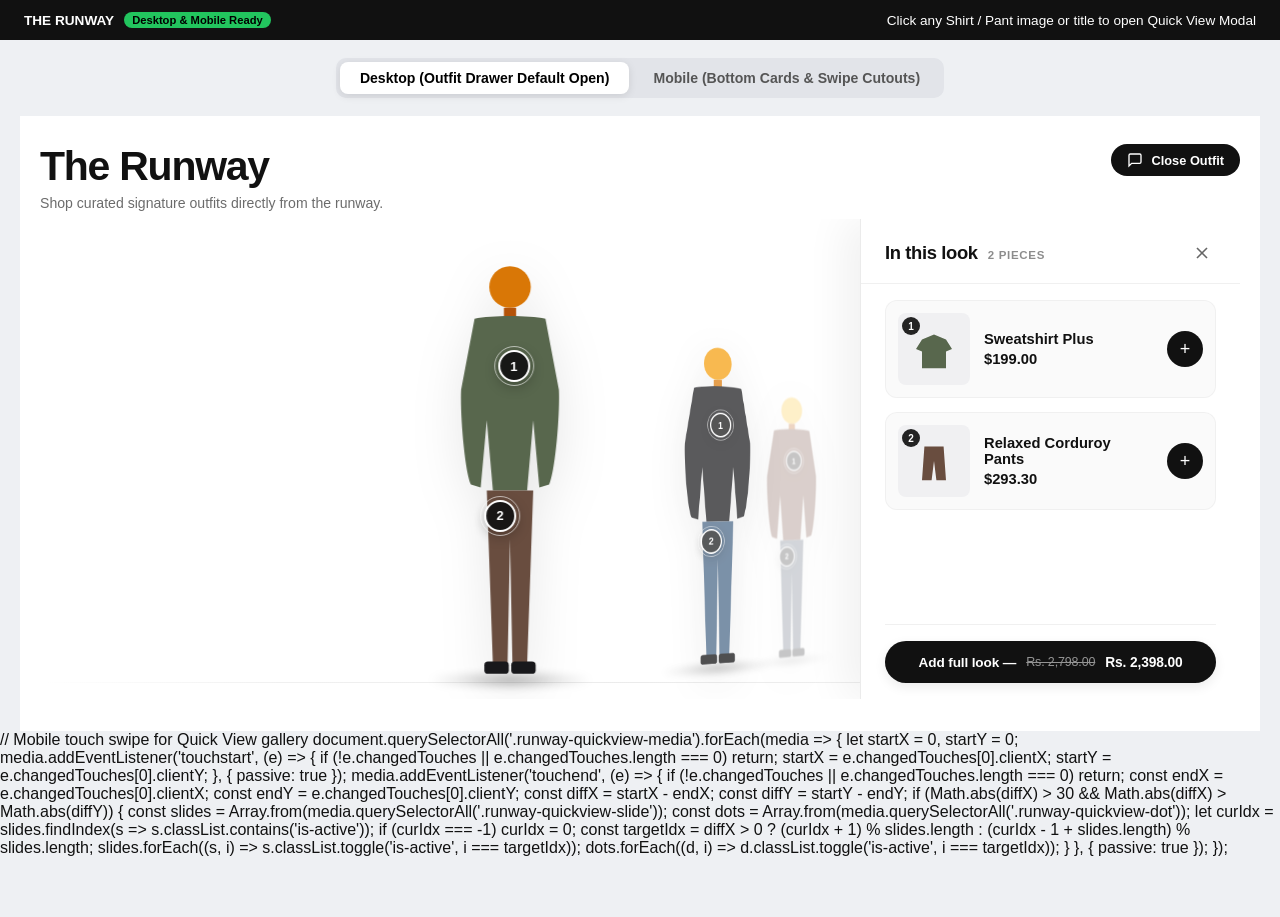
<file: preview.html>
<!DOCTYPE html>
<html lang="en">
<head>
  <meta charset="UTF-8">
  <meta name="viewport" content="width=device-width, initial-scale=1.0">
  <title>The Runway — Interactive Preview (Mobile & Desktop with Quick View Modal)</title>
  <style>
    :root {
      --runway-bg: #ffffff;
      --runway-text: #111111;
      --runway-accent: #000000;
      --runway-drawer-bg: #ffffff;
    }

    * {
      box-sizing: border-box;
      margin: 0;
      padding: 0;
    }

    body {
      font-family: -apple-system, BlinkMacSystemFont, "SF Pro Display", "Segoe UI", Roboto, Helvetica, Arial, sans-serif;
      background: #eef0f3;
      color: #111;
      -webkit-font-smoothing: antialiased;
      display: flex;
      flex-direction: column;
      align-items: center;
      min-height: 100vh;
      padding-bottom: 60px;
    }

    .demo-bar {
      width: 100%;
      background: #111;
      color: #fff;
      padding: 12px 24px;
      display: flex;
      align-items: center;
      justify-content: space-between;
      font-size: 0.85rem;
    }

    .demo-bar-title {
      font-weight: 700;
      display: flex;
      align-items: center;
      gap: 10px;
    }

    .demo-badge {
      background: #22c55e;
      color: #000;
      padding: 2px 8px;
      border-radius: 9999px;
      font-size: 0.7rem;
      font-weight: 800;
    }

    .view-mode-tabs {
      margin: 18px 0;
      display: flex;
      background: #e2e4e9;
      padding: 4px;
      border-radius: 10px;
      gap: 4px;
    }

    .view-tab {
      background: transparent;
      border: none;
      padding: 8px 20px;
      border-radius: 8px;
      font-size: 0.88rem;
      font-weight: 600;
      cursor: pointer;
      color: #555;
      transition: all 0.2s;
    }

    .view-tab.is-active {
      background: #ffffff;
      color: #000;
      box-shadow: 0 2px 8px rgba(0,0,0,0.1);
    }

    .device-shell {
      width: 100%;
      max-width: 1240px;
      transition: max-width 0.35s cubic-bezier(0.16, 1, 0.3, 1);
    }

    .device-shell.mobile-view {
      max-width: 420px;
      border: 1px solid #d4d4d8;
      border-radius: 32px;
      overflow: hidden;
      box-shadow: 0 20px 50px rgba(0,0,0,0.14);
      background: #fff;
    }

    /* SECTION RUNWAY */
    .runway-wrapper {
      position: relative;
      background-color: var(--runway-bg);
      color: var(--runway-text);
      padding: 28px 20px 32px;
      overflow: hidden;
      user-select: none;
    }

    .runway-container {
      max-width: 1240px;
      margin: 0 auto;
      position: relative;
    }

    /* Header */
    .runway-header {
      display: flex;
      align-items: flex-start;
      justify-content: space-between;
      margin-bottom: 8px;
      position: relative;
      z-index: 5;
    }

    .runway-title {
      font-size: clamp(1.8rem, 3.2vw, 2.6rem);
      font-weight: 800;
      line-height: 1.1;
      letter-spacing: -0.03em;
      margin: 0 0 6px 0;
    }

    .runway-subheading {
      font-size: 0.88rem;
      color: rgba(0, 0, 0, 0.58);
      margin: 0;
    }

    /* Deck View Outfit Toggle */
    .runway-deck-toggle-btn {
      display: inline-flex;
      align-items: center;
      gap: 8px;
      padding: 8px 16px;
      background: #111;
      color: #fff;
      border: none;
      border-radius: 9999px;
      font-size: 0.8rem;
      font-weight: 600;
      cursor: pointer;
      transition: background 0.2s;
    }

    .runway-deck-toggle-btn:hover {
      background: #333;
    }

    /* Stage */
    .runway-stage-viewport {
      position: relative;
      width: 100%;
      height: 480px;
      overflow: hidden;
      display: flex;
      align-items: flex-end;
      touch-action: pan-y;
    }

    .runway-stage-backdrop {
      position: absolute;
      inset: 0;
      pointer-events: none;
      z-index: 1;
    }

    .runway-stage-glow {
      position: absolute;
      top: 5%;
      left: 50%;
      transform: translateX(-50%);
      width: 600px;
      height: 380px;
      background: radial-gradient(ellipse at center, rgba(255,255,255,0.95) 0%, rgba(255,255,255,0) 70%);
    }

    .runway-floor-horizon {
      position: absolute;
      bottom: 16px;
      left: 0;
      right: 0;
      height: 1px;
      background: linear-gradient(90deg, transparent 0%, rgba(0,0,0,0.06) 20%, rgba(0,0,0,0.08) 50%, rgba(0,0,0,0.06) 80%, transparent 100%);
    }

    .runway-stage-track {
      position: relative;
      width: 100%;
      height: 100%;
      display: flex;
      align-items: flex-end;
      justify-content: center;
      perspective: 1200px;
      perspective-origin: 50% 50%;
      transform-style: preserve-3d;
      z-index: 2;
      transition: transform 0.65s cubic-bezier(0.16, 1, 0.3, 1);
      cursor: grab;
    }

    .runway-stage-track:active {
      cursor: grabbing;
    }

    /* Shift track when desktop drawer is open */
    .device-shell:not(.mobile-view) .runway-wrapper.drawer-open .runway-stage-track {
      transform: translateX(-130px);
    }

    .runway-model-card {
      position: absolute;
      bottom: 16px;
      left: 50%;
      transform-origin: center bottom;
      transform-style: preserve-3d;
      backface-visibility: hidden;
      will-change: transform, opacity, filter;
      transition:
        transform 0.65s cubic-bezier(0.2, 0.9, 0.3, 1),
        opacity 0.65s cubic-bezier(0.2, 0.9, 0.3, 1),
        filter 0.65s cubic-bezier(0.2, 0.9, 0.3, 1);
      cursor: pointer;
    }

    .runway-model-inner {
      position: relative;
      display: flex;
      flex-direction: column;
      align-items: center;
    }

    .runway-model-shadow {
      position: absolute;
      bottom: -6px;
      left: 50%;
      transform: translateX(-50%);
      width: 160px;
      height: 18px;
      background: radial-gradient(ellipse at center, rgba(0, 0, 0, 0.32) 0%, rgba(0, 0, 0, 0.1) 45%, rgba(0,0,0,0) 75%);
      border-radius: 50%;
      filter: blur(4px);
    }

    .runway-model-media {
      position: relative;
      height: 440px;
      display: flex;
      align-items: flex-end;
      justify-content: center;
    }

    .runway-model-svg {
      height: 100%;
      width: auto;
      filter: drop-shadow(0 15px 25px rgba(0,0,0,0.1));
      pointer-events: none;
    }

    /* Hotspot Pins */
    .runway-hotspots-layer {
      position: absolute;
      inset: 0;
      pointer-events: none;
    }

    .runway-hotspot-pin {
      position: absolute;
      width: 32px;
      height: 32px;
      transform: translate(-50%, -50%);
      border-radius: 50%;
      background: rgba(17, 17, 17, 0.92);
      color: #ffffff;
      border: 2px solid #ffffff;
      box-shadow: 0 4px 14px rgba(0, 0, 0, 0.28);
      display: flex;
      align-items: center;
      justify-content: center;
      cursor: pointer;
      pointer-events: auto;
      transition: transform 0.25s cubic-bezier(0.16, 1, 0.3, 1), background 0.2s ease;
      z-index: 15;
    }

    .runway-hotspot-pin:hover {
      transform: translate(-50%, -50%) scale(1.18);
      background: #000000;
    }

    .runway-pin-dot {
      font-size: 13px;
      font-weight: 700;
      line-height: 1;
    }

    .runway-pin-ripple {
      position: absolute;
      inset: -6px;
      border-radius: 50%;
      border: 1px solid rgba(255, 255, 255, 0.6);
      animation: runwayRipple 2.2s infinite ease-out;
      pointer-events: none;
    }

    @keyframes runwayRipple {
      0% { transform: scale(0.8); opacity: 0.9; }
      100% { transform: scale(1.7); opacity: 0; }
    }

    /* Desktop Outfit Drawer */
    .runway-desktop-drawer {
      position: absolute;
      top: 0;
      right: 0;
      width: 380px;
      height: 100%;
      background: rgba(255, 255, 255, 0.96);
      backdrop-filter: blur(20px);
      border-left: 1px solid rgba(0, 0, 0, 0.08);
      box-shadow: -15px 0 40px rgba(0, 0, 0, 0.06);
      z-index: 25;
      display: flex;
      flex-direction: column;
      transform: translateX(105%);
      transition: transform 0.45s cubic-bezier(0.16, 1, 0.3, 1);
    }

    .device-shell:not(.mobile-view) .runway-wrapper.drawer-open .runway-desktop-drawer {
      transform: translateX(0);
    }

    .runway-drawer-header {
      padding: 20px 24px 16px;
      display: flex;
      align-items: center;
      justify-content: space-between;
      border-bottom: 1px solid rgba(0,0,0,0.06);
    }

    .runway-drawer-title-group {
      display: flex;
      align-items: baseline;
      gap: 10px;
    }

    .runway-drawer-title {
      font-size: 1.15rem;
      font-weight: 700;
      letter-spacing: -0.02em;
    }

    .runway-drawer-count {
      font-size: 0.72rem;
      font-weight: 700;
      letter-spacing: 0.06em;
      color: rgba(0,0,0,0.45);
    }

    .runway-drawer-close-btn {
      background: none;
      border: none;
      cursor: pointer;
      color: #666;
      display: flex;
      align-items: center;
      justify-content: center;
      padding: 4px;
      border-radius: 50%;
    }

    .runway-drawer-panels {
      flex: 1;
      overflow-y: auto;
      padding: 16px 24px;
      display: flex;
      flex-direction: column;
    }

    .runway-deck-panel {
      display: none;
      flex-direction: column;
      height: 100%;
    }

    .runway-deck-panel.is-active {
      display: flex;
    }

    .runway-deck-products-list {
      display: flex;
      flex-direction: column;
      gap: 14px;
      flex: 1;
    }

    .runway-deck-card {
      display: flex;
      align-items: center;
      gap: 14px;
      padding: 12px;
      background: #fafafa;
      border-radius: 12px;
      border: 1px solid rgba(0,0,0,0.04);
      transition: border-color 0.2s;
    }

    .runway-deck-card:hover {
      border-color: rgba(0,0,0,0.15);
    }

    .runway-open-quickview {
      cursor: pointer;
    }

    .runway-deck-thumb-wrap {
      position: relative;
      width: 72px;
      height: 72px;
      border-radius: 8px;
      background: #f0f0f2;
      overflow: hidden;
      flex-shrink: 0;
      display: flex;
      align-items: center;
      justify-content: center;
    }

    .runway-deck-thumb-badge {
      position: absolute;
      top: 4px;
      left: 4px;
      width: 18px;
      height: 18px;
      border-radius: 50%;
      background: rgba(0,0,0,0.85);
      color: #fff;
      font-size: 10px;
      font-weight: 700;
      display: flex;
      align-items: center;
      justify-content: center;
      z-index: 2;
    }

    .runway-deck-thumb-svg {
      width: 48px;
      height: 48px;
    }

    .runway-deck-info {
      flex: 1;
      min-width: 0;
    }

    .runway-deck-title-btn {
      background: none;
      border: none;
      padding: 0;
      font-size: 0.92rem;
      font-weight: 600;
      color: #111;
      text-align: left;
      cursor: pointer;
      display: block;
      margin-bottom: 4px;
      transition: color 0.15s;
    }

    .runway-deck-title-btn:hover {
      color: #3b82f6;
    }

    .runway-deck-price {
      font-size: 0.92rem;
      font-weight: 700;
      color: #111;
    }

    .runway-deck-quick-add {
      width: 36px;
      height: 36px;
      border-radius: 50%;
      background: #111;
      color: #fff;
      border: none;
      font-size: 18px;
      font-weight: 300;
      display: flex;
      align-items: center;
      justify-content: center;
      cursor: pointer;
      flex-shrink: 0;
      transition: background 0.2s;
    }

    .runway-deck-quick-add:hover {
      background: #333;
    }

    .runway-deck-bundle-footer {
      margin-top: 16px;
      padding-top: 16px;
      border-top: 1px solid rgba(0,0,0,0.06);
    }

    .runway-deck-bundle-btn {
      width: 100%;
      background: #111111;
      color: #ffffff;
      border: none;
      border-radius: 9999px;
      padding: 11px 20px;
      min-height: 42px;
      font-size: 0.85rem;
      font-weight: 600;
      letter-spacing: -0.01em;
      display: flex;
      align-items: center;
      justify-content: center;
      gap: 7px;
      cursor: pointer;
      transition: all 0.25s cubic-bezier(0.16, 1, 0.3, 1);
      box-shadow: 0 4px 12px rgba(0, 0, 0, 0.08);
      white-space: nowrap;
    }

    .runway-deck-bundle-btn:hover {
      background: #000000;
      transform: translateY(-1px);
      box-shadow: 0 6px 16px rgba(0, 0, 0, 0.14);
    }

    /* Mobile Centered Segmented Bar Indicator */
    .runway-mobile-segments {
      display: flex;
      align-items: center;
      justify-content: center;
      gap: 6px;
      margin: 14px 0 16px;
      width: 100%;
    }

    .runway-mobile-segment {
      width: 32px;
      height: 4px;
      background: #e4e4e7;
      border-radius: 9999px;
      border: none;
      padding: 0;
      cursor: pointer;
      transition: all 0.3s cubic-bezier(0.16, 1, 0.3, 1);
    }

    .runway-mobile-segment.is-active {
      width: 52px;
      background: #18181b;
    }

    /* Mobile Default Bottom Outfit Card (Shirt & Pant Only) */
    .runway-mobile-outfit-container {
      width: 100%;
      position: relative;
    }

    .runway-mobile-look-card {
      display: none;
      background: #ffffff;
      border: 1px solid #e4e4e7;
      border-radius: 20px;
      padding: 16px;
      box-shadow: 0 8px 24px rgba(0, 0, 0, 0.05);
      animation: fadeInCard 0.35s cubic-bezier(0.16, 1, 0.3, 1);
    }

    .runway-mobile-look-card.is-active {
      display: block;
    }

    @keyframes fadeInCard {
      from { opacity: 0; transform: translateY(6px); }
      to { opacity: 1; transform: translateY(0); }
    }

    .runway-mobile-card-header {
      display: flex;
      align-items: center;
      justify-content: space-between;
      margin-bottom: 12px;
      padding-bottom: 8px;
      border-bottom: 1px solid #f4f4f5;
    }

    .runway-mobile-look-name {
      font-size: 0.95rem;
      font-weight: 700;
      letter-spacing: -0.01em;
      color: #111;
    }

    .runway-mobile-piece-count {
      font-size: 0.68rem;
      font-weight: 800;
      letter-spacing: 0.06em;
      color: #a1a1aa;
    }

    .runway-mobile-items-row {
      display: flex;
      align-items: center;
      gap: 10px;
      margin-bottom: 14px;
    }

    .runway-mobile-item {
      flex: 1;
      display: flex;
      align-items: center;
      gap: 10px;
      background: #fbfbfb;
      padding: 8px;
      border-radius: 12px;
      border: 1px solid #f0f0f2;
      min-width: 0;
      transition: transform 0.2s;
    }

    .runway-mobile-thumb-wrap {
      position: relative;
      width: 52px;
      height: 52px;
      background: #f4f4f5;
      border-radius: 8px;
      overflow: hidden;
      flex-shrink: 0;
      display: flex;
      align-items: center;
      justify-content: center;
      cursor: pointer;
    }

    .runway-mobile-thumb-badge {
      position: absolute;
      top: 3px;
      left: 3px;
      width: 16px;
      height: 16px;
      border-radius: 50%;
      background: rgba(0, 0, 0, 0.85);
      color: #ffffff;
      font-size: 9px;
      font-weight: 700;
      display: flex;
      align-items: center;
      justify-content: center;
      z-index: 2;
    }

    .runway-mobile-thumb-svg {
      width: 36px;
      height: 36px;
    }

    .runway-mobile-item-details {
      flex: 1;
      min-width: 0;
      display: flex;
      flex-direction: column;
    }

    .runway-mobile-item-title {
      font-size: 0.78rem;
      font-weight: 600;
      color: #18181b;
      white-space: nowrap;
      overflow: hidden;
      text-overflow: ellipsis;
      margin-bottom: 2px;
      cursor: pointer;
      background: none;
      border: none;
      padding: 0;
      text-align: left;
    }

    .runway-mobile-item-title:hover {
      color: #3b82f6;
    }

    .runway-mobile-item-price {
      font-size: 0.82rem;
      font-weight: 700;
      color: #09090b;
    }

    .runway-mobile-divider {
      width: 1px;
      height: 38px;
      background: #e4e4e7;
      flex-shrink: 0;
    }

    .runway-quick-add-btn {
      width: 32px;
      height: 32px;
      border-radius: 50%;
      background: #18181b;
      color: #ffffff;
      border: none;
      display: flex;
      align-items: center;
      justify-content: center;
      cursor: pointer;
      flex-shrink: 0;
      transition: background 0.2s ease, transform 0.15s ease;
      position: relative;
    }

    .runway-quick-add-btn:active {
      transform: scale(0.92);
    }

    .runway-plus-icon {
      font-size: 17px;
      font-weight: 300;
      line-height: 1;
    }

    .runway-check-icon {
      font-size: 14px;
      font-weight: 700;
      display: none;
    }

    .runway-quick-add-btn.is-success {
      background: #10b981;
    }

    .runway-quick-add-btn.is-success .runway-plus-icon {
      display: none;
    }

    .runway-quick-add-btn.is-success .runway-check-icon {
      display: block;
    }

    .runway-mobile-bundle-btn {
      width: 100%;
      background: #111111;
      color: #ffffff;
      border: none;
      border-radius: 9999px;
      padding: 10px 18px;
      min-height: 42px;
      font-size: 0.85rem;
      font-weight: 600;
      letter-spacing: -0.01em;
      display: flex;
      align-items: center;
      justify-content: center;
      gap: 7px;
      cursor: pointer;
      transition: all 0.25s cubic-bezier(0.16, 1, 0.3, 1);
      margin-top: 8px;
      box-shadow: 0 4px 12px rgba(0, 0, 0, 0.08);
      white-space: nowrap;
    }

    .runway-mobile-bundle-btn:hover {
      background: #000000;
      transform: translateY(-1px);
      box-shadow: 0 6px 16px rgba(0, 0, 0, 0.14);
    }

    .runway-mobile-bundle-btn:active {
      transform: translateY(0) scale(0.99);
    }

    .runway-btn-strike {
      text-decoration: line-through;
      opacity: 0.55;
      font-weight: 400;
      font-size: 0.78rem;
      margin: 0 3px;
      display: inline-block;
    }

    .runway-btn-offer-price {
      font-weight: 700;
      color: #ffffff;
      font-size: 0.86rem;
      display: inline-block;
    }

    /* Hide desktop drawer on mobile shell */
    .device-shell.mobile-view .runway-desktop-drawer {
      display: none !important;
    }

    .device-shell.mobile-view .runway-deck-toggle-btn {
      display: none !important;
    }

    .device-shell.mobile-view .runway-stage-viewport {
      height: 460px;
      min-height: 460px;
    }

    .device-shell.mobile-view .runway-model-media {
      height: 435px;
    }

    .device-shell.mobile-view .runway-model-card {
      left: 50%;
      bottom: 4px;
    }

    .device-shell.mobile-view .runway-model-shadow {
      bottom: -2px;
      width: 130px;
      height: 12px;
      filter: blur(3px);
    }

    .device-shell.mobile-view .runway-mobile-segments {
      margin: 6px 0 10px;
    }

    /* Hide mobile bottom card on desktop shell */
    .device-shell:not(.mobile-view) .runway-mobile-outfit-container {
      display: none;
    }

    .device-shell:not(.mobile-view) .runway-mobile-segments {
      display: none;
    }

    /* Toast */
    .runway-toast {
      position: fixed;
      bottom: 24px;
      left: 50%;
      transform: translateX(-50%) translateY(100px);
      background: #111111;
      color: #ffffff;
      border-radius: 8px;
      padding: 12px 18px;
      display: flex;
      align-items: center;
      gap: 10px;
      box-shadow: 0 10px 30px rgba(0, 0, 0, 0.25);
      z-index: 99999;
      opacity: 0;
      visibility: hidden;
      transition: all 0.35s cubic-bezier(0.16, 1, 0.3, 1);
      white-space: nowrap;
    }

    .runway-toast.is-visible {
      transform: translateX(-50%) translateY(0);
      opacity: 1;
      visibility: visible;
    }

    .runway-toast-icon {
      width: 18px;
      height: 18px;
      background: #10b981;
      color: #ffffff;
      border-radius: 50%;
      display: flex;
      align-items: center;
      justify-content: center;
      font-size: 11px;
      font-weight: 700;
    }

    /* =========================================================================
       DARK PRODUCT PREVIEW (QUICK VIEW) MODAL (MATCHING SCREENSHOT)
       ========================================================================= */
    .runway-quickview-modal {
      position: fixed;
      inset: 0;
      z-index: 9999;
      display: flex;
      align-items: center;
      justify-content: center;
      padding: 20px;
      opacity: 0;
      visibility: hidden;
      transition: opacity 0.3s cubic-bezier(0.16, 1, 0.3, 1), visibility 0.3s;
    }

    .runway-quickview-modal.is-open {
      opacity: 1;
      visibility: visible;
    }

    .runway-quickview-backdrop {
      position: absolute;
      inset: 0;
      background: rgba(0, 0, 0, 0.75);
      backdrop-filter: blur(8px);
    }

    .runway-quickview-dialog {
      position: relative;
      background: #121214;
      color: #f4f4f5;
      border: 1px solid rgba(255, 255, 255, 0.12);
      border-radius: 20px;
      max-width: 820px;
      width: 100%;
      max-height: 90vh;
      overflow-y: auto;
      box-shadow: 0 25px 60px rgba(0, 0, 0, 0.7);
      z-index: 2;
      transform: scale(0.95) translateY(10px);
      transition: transform 0.3s cubic-bezier(0.16, 1, 0.3, 1);
    }

    .runway-quickview-modal.is-open .runway-quickview-dialog {
      transform: scale(1) translateY(0);
    }

    .runway-quickview-close {
      position: absolute;
      top: 16px;
      right: 16px;
      width: 34px;
      height: 34px;
      border-radius: 50%;
      background: rgba(255, 255, 255, 0.1);
      border: none;
      color: #ffffff;
      display: flex;
      align-items: center;
      justify-content: center;
      cursor: pointer;
      z-index: 10;
      transition: background 0.2s;
    }

    .runway-quickview-close:hover {
      background: rgba(255, 255, 255, 0.25);
    }

    .runway-quickview-grid {
      display: grid;
      grid-template-columns: 1fr 1.15fr;
      gap: 28px;
      padding: 28px;
    }

    @media (max-width: 680px) {
      .runway-quickview-grid {
        grid-template-columns: 1fr;
        gap: 20px;
        padding: 20px;
      }
    }

    .runway-quickview-media {
      display: flex;
      flex-direction: column;
      align-items: center;
    }

    .runway-quickview-gallery {
      width: 100%;
      aspect-ratio: 1 / 1.15;
      background: #1a1a1e;
      border-radius: 14px;
      position: relative;
      overflow: hidden;
      display: flex;
      align-items: center;
      justify-content: center;
    }

    .runway-quickview-slide {
      position: absolute;
      inset: 0;
      display: flex;
      align-items: center;
      justify-content: center;
      opacity: 0;
      transition: opacity 0.3s ease;
    }

    .runway-quickview-slide.is-active {
      opacity: 1;
    }

    .runway-quickview-slide svg {
      width: 65%;
      height: 65%;
      filter: drop-shadow(0 10px 20px rgba(0,0,0,0.5));
    }

    
    .runway-quickview-arrow {
      position: absolute;
      top: 50%;
      transform: translateY(-50%);
      width: 36px;
      height: 36px;
      border-radius: 50%;
      background: rgba(255, 255, 255, 0.92);
      color: #111111;
      border: 1px solid rgba(0, 0, 0, 0.1);
      display: flex;
      align-items: center;
      justify-content: center;
      cursor: pointer;
      box-shadow: 0 4px 14px rgba(0, 0, 0, 0.18);
      transition: background 0.2s ease, transform 0.2s ease, box-shadow 0.2s ease;
      z-index: 10;
      padding: 0;
      font-size: 16px;
      line-height: 1;
    }
    .runway-quickview-arrow:hover {
      background: #ffffff;
      transform: translateY(-50%) scale(1.08);
      box-shadow: 0 6px 18px rgba(0, 0, 0, 0.25);
    }
    .runway-quickview-arrow--prev { left: 12px; }
    .runway-quickview-arrow--next { right: 12px; }

    @media (hover: hover) and (pointer: fine) {
      .runway-hotspot-pin:hover .runway-pin-tooltip {
        opacity: 1;
        visibility: visible;
        transform: translateX(-50%) translateY(0);
      }
    }
    @media (hover: none), (max-width: 991px) {
      .runway-pin-tooltip { display: none !important; }
    }

    .runway-quickview-dots {
      display: flex;
      gap: 6px;
      margin-top: 12px;
    }

    .runway-quickview-dot {
      width: 8px;
      height: 8px;
      border-radius: 50%;
      background: rgba(255, 255, 255, 0.25);
      border: none;
      padding: 0;
      cursor: pointer;
      transition: all 0.2s;
    }

    .runway-quickview-dot.is-active {
      background: #ffffff;
      transform: scale(1.2);
    }

    .runway-quickview-info {
      display: flex;
      flex-direction: column;
    }

    .runway-quickview-badge {
      display: inline-block;
      font-size: 0.7rem;
      font-weight: 700;
      letter-spacing: 0.08em;
      text-transform: uppercase;
      color: #38bdf8;
      margin-bottom: 6px;
    }

    .runway-quickview-title {
      font-size: 1.35rem;
      font-weight: 700;
      line-height: 1.2;
      color: #ffffff;
      margin-bottom: 10px;
    }

    .runway-quickview-pricing {
      display: flex;
      align-items: baseline;
      gap: 10px;
      margin-bottom: 18px;
    }

    .runway-quickview-price {
      font-size: 1.45rem;
      font-weight: 800;
      color: #f87171;
    }

    .runway-quickview-compare {
      font-size: 1rem;
      color: rgba(255, 255, 255, 0.4);
      text-decoration: line-through;
    }

    .runway-quickview-tax-note {
      font-size: 0.72rem;
      color: rgba(255, 255, 255, 0.4);
      margin-top: -12px;
      margin-bottom: 18px;
    }

    .runway-quickview-option-label {
      font-size: 0.8rem;
      font-weight: 600;
      color: rgba(255, 255, 255, 0.75);
      margin-bottom: 8px;
      display: flex;
      justify-content: space-between;
    }

    .runway-quickview-sizes {
      display: flex;
      gap: 8px;
      margin-bottom: 20px;
      flex-wrap: wrap;
    }

    .runway-quickview-size-btn {
      padding: 8px 18px;
      background: #1e1e24;
      color: #ffffff;
      border: 1.5px solid rgba(255, 255, 255, 0.15);
      border-radius: 8px;
      font-size: 0.85rem;
      font-weight: 600;
      cursor: pointer;
      transition: all 0.2s;
    }

    .runway-quickview-size-btn:hover {
      border-color: rgba(255, 255, 255, 0.4);
    }

    .runway-quickview-size-btn.is-selected {
      border-color: #38bdf8;
      background: rgba(56, 189, 248, 0.12);
      color: #38bdf8;
    }

    .runway-quickview-qty-row {
      display: flex;
      align-items: center;
      gap: 14px;
      margin-bottom: 22px;
    }

    .runway-quickview-qty {
      display: inline-flex;
      align-items: center;
      background: #1e1e24;
      border: 1px solid rgba(255, 255, 255, 0.15);
      border-radius: 8px;
      padding: 4px;
    }

    .runway-qty-btn {
      width: 32px;
      height: 32px;
      background: transparent;
      border: none;
      color: #ffffff;
      font-size: 16px;
      cursor: pointer;
      display: flex;
      align-items: center;
      justify-content: center;
      border-radius: 6px;
      transition: background 0.15s;
    }

    .runway-qty-btn:hover {
      background: rgba(255, 255, 255, 0.1);
    }

    .runway-qty-input {
      width: 44px;
      text-align: center;
      background: transparent;
      border: none;
      color: #ffffff;
      font-size: 0.95rem;
      font-weight: 700;
    }

    .runway-quickview-actions {
      display: flex;
      flex-direction: column;
      gap: 10px;
    }

    .runway-quickview-add-btn {
      width: 100%;
      background: #ffffff;
      color: #000000;
      border: none;
      border-radius: 10px;
      padding: 14px;
      font-size: 0.92rem;
      font-weight: 800;
      letter-spacing: 0.04em;
      text-transform: uppercase;
      cursor: pointer;
      transition: background 0.2s ease, transform 0.15s ease;
    }

    .runway-quickview-add-btn:hover {
      background: #e4e4e7;
    }

    .runway-quickview-add-btn:active {
      transform: scale(0.99);
    }

    .runway-quickview-buy-btn {
      width: 100%;
      background: #4f46e5;
      color: #ffffff;
      border: none;
      border-radius: 10px;
      padding: 14px;
      font-size: 0.92rem;
      font-weight: 800;
      letter-spacing: 0.04em;
      text-transform: uppercase;
      cursor: pointer;
      transition: background 0.2s ease, transform 0.15s ease;
    }

    .runway-quickview-buy-btn:hover {
      background: #4338ca;
    }

    .runway-quickview-buy-btn:active {
      transform: scale(0.99);
    }

    .runway-quickview-link {
      margin-top: 14px;
      text-align: center;
      font-size: 0.8rem;
      color: rgba(255, 255, 255, 0.55);
      text-decoration: underline;
      cursor: pointer;
      transition: color 0.15s;
    }

    /* =========================================================================
       BUILT-IN SLIDE-OUT CART DRAWER STYLES
       ========================================================================= */
    .runway-cart-drawer {
      position: fixed;
      inset: 0;
      z-index: 999999;
      visibility: hidden;
      pointer-events: none;
      transition: visibility 0.35s ease;
    }

    .runway-cart-drawer.is-open {
      visibility: visible;
      pointer-events: auto;
    }

    .runway-cart-drawer-backdrop {
      position: absolute;
      inset: 0;
      background: rgba(0, 0, 0, 0.65);
      backdrop-filter: blur(4px);
      opacity: 0;
      transition: opacity 0.35s cubic-bezier(0.16, 1, 0.3, 1);
    }

    .runway-cart-drawer.is-open .runway-cart-drawer-backdrop {
      opacity: 1;
    }

    .runway-cart-drawer-container {
      position: absolute;
      top: 0;
      right: 0;
      width: 100%;
      max-width: 420px;
      height: 100%;
      background: #ffffff;
      color: #111111;
      display: flex;
      flex-direction: column;
      box-shadow: -10px 0 35px rgba(0, 0, 0, 0.18);
      transform: translateX(100%);
      transition: transform 0.35s cubic-bezier(0.16, 1, 0.3, 1);
      z-index: 2;
    }

    .runway-cart-drawer.is-open .runway-cart-drawer-container {
      transform: translateX(0);
    }

    .runway-cart-drawer-header {
      padding: 20px 24px;
      display: flex;
      align-items: center;
      justify-content: space-between;
      border-bottom: 1px solid #f0f0f2;
      background: #ffffff;
    }

    .runway-cart-drawer-title-group {
      display: flex;
      align-items: baseline;
      gap: 10px;
    }

    .runway-cart-drawer-title {
      font-size: 1.18rem;
      font-weight: 800;
      letter-spacing: -0.02em;
      color: #111111;
      margin: 0;
    }

    .runway-cart-drawer-count {
      font-size: 0.8rem;
      color: #71717a;
      font-weight: 500;
    }

    .runway-cart-drawer-close {
      background: transparent;
      border: none;
      cursor: pointer;
      padding: 6px;
      color: #71717a;
      display: flex;
      align-items: center;
      justify-content: center;
      border-radius: 50%;
      transition: all 0.2s;
    }

    .runway-cart-drawer-close:hover {
      color: #000000;
      background: #f4f4f5;
    }

    .runway-cart-drawer-body {
      flex: 1;
      overflow-y: auto;
      padding: 20px 24px;
      position: relative;
      display: flex;
      flex-direction: column;
    }

    .runway-cart-drawer-items {
      display: flex;
      flex-direction: column;
      gap: 16px;
    }

    .runway-cart-item {
      display: grid;
      grid-template-columns: 74px 1fr;
      gap: 14px;
      padding-bottom: 16px;
      border-bottom: 1px solid #f4f4f5;
      position: relative;
    }

    .runway-cart-item-img-wrap {
      width: 74px;
      height: 94px;
      border-radius: 8px;
      overflow: hidden;
      background: #f4f4f5;
      flex-shrink: 0;
    }

    .runway-cart-item-img {
      width: 100%;
      height: 100%;
      object-fit: cover;
      display: block;
    }

    .runway-cart-item-info {
      display: flex;
      flex-direction: column;
      justify-content: space-between;
      min-width: 0;
    }

    .runway-cart-item-title {
      font-size: 0.92rem;
      font-weight: 600;
      color: #111111;
      margin: 0 0 4px 0;
      line-height: 1.3;
      white-space: nowrap;
      overflow: hidden;
      text-overflow: ellipsis;
    }

    .runway-cart-item-variant {
      font-size: 0.78rem;
      color: #71717a;
      margin-bottom: 6px;
      display: block;
    }

    .runway-cart-item-price {
      font-size: 0.92rem;
      font-weight: 700;
      color: #111111;
    }

    .runway-cart-item-actions {
      display: flex;
      align-items: center;
      justify-content: space-between;
      margin-top: 8px;
    }

    .runway-cart-item-qty-stepper {
      display: inline-flex;
      align-items: center;
      border: 1px solid #e4e4e7;
      border-radius: 6px;
      padding: 2px;
      background: #fafafa;
    }

    .runway-cart-qty-btn {
      width: 26px;
      height: 26px;
      border: none;
      background: transparent;
      cursor: pointer;
      font-size: 14px;
      color: #18181b;
      display: flex;
      align-items: center;
      justify-content: center;
      border-radius: 4px;
      transition: background 0.15s;
    }

    .runway-cart-qty-btn:hover {
      background: #e4e4e7;
    }

    .runway-cart-qty-num {
      min-width: 24px;
      text-align: center;
      font-size: 0.82rem;
      font-weight: 600;
    }

    .runway-cart-item-remove {
      background: transparent;
      border: none;
      font-size: 0.78rem;
      color: #ef4444;
      cursor: pointer;
      text-decoration: underline;
      padding: 2px 4px;
    }

    .runway-cart-item-remove:hover {
      color: #b91c1c;
    }

    .runway-cart-drawer-empty {
      display: flex;
      flex-direction: column;
      align-items: center;
      justify-content: center;
      text-align: center;
      height: 100%;
      color: #71717a;
      gap: 12px;
      padding: 60px 0;
    }

    .runway-cart-drawer-empty p {
      font-size: 0.95rem;
      margin: 0;
    }

    .runway-cart-continue-btn {
      background: #111111;
      color: #ffffff;
      border: none;
      border-radius: 9999px;
      padding: 10px 22px;
      font-size: 0.85rem;
      font-weight: 600;
      cursor: pointer;
      margin-top: 6px;
    }

    .runway-cart-drawer-footer {
      padding: 20px 24px;
      border-top: 1px solid #f0f0f2;
      background: #fafafa;
      display: flex;
      flex-direction: column;
      gap: 12px;
    }

    .runway-cart-drawer-subtotal-row {
      display: flex;
      align-items: center;
      justify-content: space-between;
    }

    .runway-cart-subtotal-label {
      font-size: 0.95rem;
      font-weight: 600;
      color: #111111;
    }

    .runway-cart-subtotal-value {
      font-size: 1.18rem;
      font-weight: 800;
      color: #111111;
    }

    .runway-cart-drawer-shipping-note {
      font-size: 0.74rem;
      color: #71717a;
      margin: -6px 0 0 0;
    }

    .runway-cart-drawer-checkout-btn {
      width: 100%;
      background: #111111;
      color: #ffffff;
      border: none;
      border-radius: 9999px;
      padding: 14px 20px;
      font-size: 0.88rem;
      font-weight: 700;
      letter-spacing: 0.04em;
      display: flex;
      align-items: center;
      justify-content: center;
      gap: 10px;
      cursor: pointer;
      text-decoration: none;
      transition: all 0.2s cubic-bezier(0.16, 1, 0.3, 1);
      box-shadow: 0 4px 14px rgba(0,0,0,0.12);
    }

    .runway-cart-drawer-checkout-btn:hover {
      background: #000000;
      transform: translateY(-1px);
      box-shadow: 0 6px 18px rgba(0,0,0,0.18);
      color: #ffffff;
    }

    .runway-cart-drawer-cart-link {
      text-align: center;
      font-size: 0.8rem;
      color: #71717a;
      text-decoration: underline;
      cursor: pointer;
      transition: color 0.15s;
    }

    .runway-cart-drawer-cart-link:hover {
      color: #111111;
    }
  </style>
</head>
<body>

  <header class="demo-bar">
    <div class="demo-bar-title">
      <span>THE RUNWAY</span>
      <span class="demo-badge">Desktop & Mobile Ready</span>
    </div>
    <div class="demo-bar-actions">
      <span>Click any Shirt / Pant image or title to open Quick View Modal</span>
    </div>
  </header>

  <!-- Switch between Desktop & Mobile Frame -->
  <div class="view-mode-tabs">
    <button type="button" class="view-tab is-active" id="tabDesktop">Desktop (Outfit Drawer Default Open)</button>
    <button type="button" class="view-tab" id="tabMobile">Mobile (Bottom Cards & Swipe Cutouts)</button>
  </div>

  <div class="device-shell" id="deviceShell">
    <div class="runway-wrapper drawer-open" id="runwayWrapper">
      <div class="runway-container">

        <!-- Section Header -->
        <div class="runway-header">
          <div class="runway-header-meta">
            <h2 class="runway-title">The Runway</h2>
            <p class="runway-subheading">Shop curated signature outfits directly from the runway.</p>
          </div>
          <button type="button" class="runway-deck-toggle-btn" id="deckToggleBtn">
            <svg width="16" height="16" viewBox="0 0 24 24" fill="none" stroke="currentColor" stroke-width="2">
              <path d="M21 15a2 2 0 0 1-2 2H7l-4 4V5a2 2 0 0 1 2-2h14a2 2 0 0 1 2 2z"></path>
            </svg>
            <span id="deckToggleText">Close Outfit</span>
          </button>
        </div>

        <!-- 3D Perspective Stage Viewport -->
        <div class="runway-stage-viewport" id="stageViewport">
          <div class="runway-stage-backdrop">
            <div class="runway-stage-glow"></div>
            <div class="runway-floor-horizon"></div>
          </div>

          <div class="runway-stage-track" id="stageTrack">

            <!-- Look 0 -->
            <div class="runway-model-card is-active" data-index="0">
              <div class="runway-model-inner">
                <div class="runway-model-shadow"></div>
                <div class="runway-model-media">
                  <svg class="runway-model-svg" viewBox="0 0 320 720" fill="none">
                    <circle cx="160" cy="72" r="34" fill="#d97706"/>
                    <path d="M150 106 H170 V124 H150 Z" fill="#b45309"/>
                    <!-- Shirt (Piece 1) -->
                    <path d="M102 124 C130 118 190 118 218 124 L240 240 C242 278 234 375 224 395 L208 400 L198 290 L188 405 L132 405 L122 290 L112 400 L96 395 C86 375 78 278 80 240 Z" fill="#58674d"/>
                    <!-- Pant (Piece 2) -->
                    <path d="M122 405 L132 690 L156 690 L160 485 L164 690 L188 690 L198 405 Z" fill="#694d3f"/>
                    <rect x="118" y="685" width="40" height="20" rx="6" fill="#18181b"/>
                    <rect x="162" y="685" width="40" height="20" rx="6" fill="#18181b"/>
                  </svg>
                  <div class="runway-hotspots-layer">
                    <button type="button" class="runway-hotspot-pin runway-open-quickview" style="top: 28%; left: 52%;" data-target-modal="modal-look0-shirt" aria-label="Quick view shirt">
                      <span class="runway-pin-dot">1</span><span class="runway-pin-ripple"></span>
                    </button>
                    <button type="button" class="runway-hotspot-pin runway-open-quickview" style="top: 62%; left: 45%;" data-target-modal="modal-look0-pant" aria-label="Quick view pant">
                      <span class="runway-pin-dot">2</span><span class="runway-pin-ripple"></span>
                    </button>
                  </div>
                </div>
              </div>
            </div>

            <!-- Look 1 -->
            <div class="runway-model-card" data-index="1">
              <div class="runway-model-inner">
                <div class="runway-model-shadow"></div>
                <div class="runway-model-media">
                  <svg class="runway-model-svg" viewBox="0 0 320 720" fill="none">
                    <circle cx="160" cy="72" r="34" fill="#f59e0b"/>
                    <path d="M150 106 H170 V124 H150 Z" fill="#d97706"/>
                    <path d="M102 124 C130 118 190 118 218 124 L240 240 C242 278 234 375 224 395 L208 400 L198 290 L188 405 L132 405 L122 290 L112 400 L96 395 C86 375 78 278 80 240 Z" fill="#18181b"/>
                    <path d="M122 405 L132 690 L156 690 L160 485 L164 690 L188 690 L198 405 Z" fill="#476585"/>
                    <rect x="118" y="685" width="40" height="20" rx="6" fill="#09090b"/>
                    <rect x="162" y="685" width="40" height="20" rx="6" fill="#09090b"/>
                  </svg>
                  <div class="runway-hotspots-layer">
                    <button type="button" class="runway-hotspot-pin runway-open-quickview" style="top: 28%; left: 52%;" data-target-modal="modal-look1-shirt">
                      <span class="runway-pin-dot">1</span><span class="runway-pin-ripple"></span>
                    </button>
                    <button type="button" class="runway-hotspot-pin runway-open-quickview" style="top: 62%; left: 45%;" data-target-modal="modal-look1-pant">
                      <span class="runway-pin-dot">2</span><span class="runway-pin-ripple"></span>
                    </button>
                  </div>
                </div>
              </div>
            </div>

            <!-- Look 2 -->
            <div class="runway-model-card" data-index="2">
              <div class="runway-model-inner">
                <div class="runway-model-shadow"></div>
                <div class="runway-model-media">
                  <svg class="runway-model-svg" viewBox="0 0 320 720" fill="none">
                    <circle cx="160" cy="72" r="34" fill="#fbbf24"/>
                    <path d="M150 106 H170 V124 H150 Z" fill="#b45309"/>
                    <path d="M102 124 C130 118 190 118 218 124 L240 240 C242 278 234 375 224 395 L208 400 L198 290 L188 405 L132 405 L122 290 L112 400 L96 395 C86 375 78 278 80 240 Z" fill="#693b2d"/>
                    <path d="M122 405 L132 690 L156 690 L160 485 L164 690 L188 690 L198 405 Z" fill="#4a5568"/>
                    <rect x="118" y="685" width="40" height="20" rx="6" fill="#18181b"/>
                    <rect x="162" y="685" width="40" height="20" rx="6" fill="#18181b"/>
                  </svg>
                  <div class="runway-hotspots-layer">
                    <button type="button" class="runway-hotspot-pin runway-open-quickview" style="top: 28%; left: 52%;" data-target-modal="modal-look2-shirt">
                      <span class="runway-pin-dot">1</span><span class="runway-pin-ripple"></span>
                    </button>
                    <button type="button" class="runway-hotspot-pin runway-open-quickview" style="top: 62%; left: 45%;" data-target-modal="modal-look2-pant">
                      <span class="runway-pin-dot">2</span><span class="runway-pin-ripple"></span>
                    </button>
                  </div>
                </div>
              </div>
            </div>

          </div>

          <!-- Desktop Outfit Drawer (Default Open) -->
          <aside class="runway-desktop-drawer" id="desktopDrawer">
            <div class="runway-drawer-header">
              <div class="runway-drawer-title-group">
                <h3 class="runway-drawer-title">In this look</h3>
                <span class="runway-drawer-count">2 PIECES</span>
              </div>
              <button type="button" class="runway-drawer-close-btn" id="drawerCloseX" aria-label="Close drawer">
                <svg width="20" height="20" viewBox="0 0 24 24" fill="none" stroke="currentColor" stroke-width="2">
                  <line x1="18" y1="6" x2="6" y2="18"></line>
                  <line x1="6" y1="6" x2="18" y2="18"></line>
                </svg>
              </button>
            </div>

            <div class="runway-drawer-panels">
              <!-- Look 0 Desktop Panel -->
              <div class="runway-deck-panel is-active" data-deck-panel="0">
                <div class="runway-deck-products-list">
                  <!-- Shirt -->
                  <div class="runway-deck-card">
                    <div class="runway-deck-thumb-wrap runway-open-quickview" data-target-modal="modal-look0-shirt">
                      <span class="runway-deck-thumb-badge">1</span>
                      <svg viewBox="0 0 40 40" class="runway-deck-thumb-svg"><path d="M10 12 L20 8 L30 12 L35 20 L30 22 L30 36 L10 36 L10 22 L5 20 Z" fill="#58674d"/></svg>
                    </div>
                    <div class="runway-deck-info">
                      <button type="button" class="runway-deck-title-btn runway-open-quickview" data-target-modal="modal-look0-shirt">Sweatshirt Plus</button>
                      <div class="runway-deck-price">$199.00</div>
                    </div>
                    <button type="button" class="runway-deck-quick-add" aria-label="Add shirt to cart">+</button>
                  </div>

                  <!-- Pant -->
                  <div class="runway-deck-card">
                    <div class="runway-deck-thumb-wrap runway-open-quickview" data-target-modal="modal-look0-pant">
                      <span class="runway-deck-thumb-badge">2</span>
                      <svg viewBox="0 0 40 40" class="runway-deck-thumb-svg"><path d="M12 8 L28 8 L30 36 L22 36 L20 20 L18 36 L10 36 Z" fill="#694d3f"/></svg>
                    </div>
                    <div class="runway-deck-info">
                      <button type="button" class="runway-deck-title-btn runway-open-quickview" data-target-modal="modal-look0-pant">Relaxed Corduroy Pants</button>
                      <div class="runway-deck-price">$293.30</div>
                    </div>
                    <button type="button" class="runway-deck-quick-add" aria-label="Add pant to cart">+</button>
                  </div>
                </div>

                <div class="runway-deck-bundle-footer">
                  <button type="button" class="runway-deck-bundle-btn">Add full look — <span class="runway-btn-strike">Rs. 2,798.00</span> <span class="runway-btn-offer-price">Rs. 2,398.00</span></button>
                </div>
              </div>

              <!-- Look 1 Desktop Panel -->
              <div class="runway-deck-panel" data-deck-panel="1">
                <div class="runway-deck-products-list">
                  <div class="runway-deck-card">
                    <div class="runway-deck-thumb-wrap runway-open-quickview" data-target-modal="modal-look1-shirt">
                      <span class="runway-deck-thumb-badge">1</span>
                      <svg viewBox="0 0 40 40" class="runway-deck-thumb-svg"><path d="M10 12 L20 8 L30 12 L35 20 L30 22 L30 36 L10 36 L10 22 L5 20 Z" fill="#18181b"/></svg>
                    </div>
                    <div class="runway-deck-info">
                      <button type="button" class="runway-deck-title-btn runway-open-quickview" data-target-modal="modal-look1-shirt">Heavyweight Boxy Tee</button>
                      <div class="runway-deck-price">$188.00</div>
                    </div>
                    <button type="button" class="runway-deck-quick-add">+</button>
                  </div>

                  <div class="runway-deck-card">
                    <div class="runway-deck-thumb-wrap runway-open-quickview" data-target-modal="modal-look1-pant">
                      <span class="runway-deck-thumb-badge">2</span>
                      <svg viewBox="0 0 40 40" class="runway-deck-thumb-svg"><path d="M12 8 L28 8 L30 36 L22 36 L20 20 L18 36 L10 36 Z" fill="#476585"/></svg>
                    </div>
                    <div class="runway-deck-info">
                      <button type="button" class="runway-deck-title-btn runway-open-quickview" data-target-modal="modal-look1-pant">Relaxed Washed Blue Denim</button>
                      <div class="runway-deck-price">$148.00</div>
                    </div>
                    <button type="button" class="runway-deck-quick-add">+</button>
                  </div>
                </div>

                <div class="runway-deck-bundle-footer">
                  <button type="button" class="runway-deck-bundle-btn">Add full look — <span class="runway-btn-strike">Rs. 3,360.00</span> <span class="runway-btn-offer-price">Rs. 2,960.00</span></button>
                </div>
              </div>

              <!-- Look 2 Desktop Panel -->
              <div class="runway-deck-panel" data-deck-panel="2">
                <div class="runway-deck-products-list">
                  <div class="runway-deck-card">
                    <div class="runway-deck-thumb-wrap runway-open-quickview" data-target-modal="modal-look2-shirt">
                      <span class="runway-deck-thumb-badge">1</span>
                      <svg viewBox="0 0 40 40" class="runway-deck-thumb-svg"><path d="M10 12 L20 8 L30 12 L35 20 L30 22 L30 36 L10 36 L10 22 L5 20 Z" fill="#693b2d"/></svg>
                    </div>
                    <div class="runway-deck-info">
                      <button type="button" class="runway-deck-title-btn runway-open-quickview" data-target-modal="modal-look2-shirt">Mocca Brown Sweater</button>
                      <div class="runway-deck-price">$175.00</div>
                    </div>
                    <button type="button" class="runway-deck-quick-add">+</button>
                  </div>

                  <div class="runway-deck-card">
                    <div class="runway-deck-thumb-wrap runway-open-quickview" data-target-modal="modal-look2-pant">
                      <span class="runway-deck-thumb-badge">2</span>
                      <svg viewBox="0 0 40 40" class="runway-deck-thumb-svg"><path d="M12 8 L28 8 L30 36 L22 36 L20 20 L18 36 L10 36 Z" fill="#4a5568"/></svg>
                    </div>
                    <div class="runway-deck-info">
                      <button type="button" class="runway-deck-title-btn runway-open-quickview" data-target-modal="modal-look2-pant">Charcoal Relaxed Pant</button>
                      <div class="runway-deck-price">$165.00</div>
                    </div>
                    <button type="button" class="runway-deck-quick-add">+</button>
                  </div>
                </div>

                <div class="runway-deck-bundle-footer">
                  <button type="button" class="runway-deck-bundle-btn">Add full look — <span class="runway-btn-strike">Rs. 3,400.00</span> <span class="runway-btn-offer-price">Rs. 3,000.00</span></button>
                </div>
              </div>

            </div>
          </aside>

        </div>

        <!-- Mobile Segmented Bar Indicator -->
        <div class="runway-mobile-segments" id="segmentsBar">
          <button type="button" class="runway-mobile-segment is-active" data-index="0"></button>
          <button type="button" class="runway-mobile-segment" data-index="1"></button>
          <button type="button" class="runway-mobile-segment" data-index="2"></button>
        </div>

        <!-- Mobile Default Bottom Outfit Card (Shirt & Pant Only) -->
        <div class="runway-mobile-outfit-container">
          
          <!-- Card for Look 0 -->
          <div class="runway-mobile-look-card is-active" data-card-index="0">
            <div class="runway-mobile-card-header">
              <span class="runway-mobile-look-name">Gallery Opening</span>
              <span class="runway-mobile-piece-count">2 PIECES</span>
            </div>
            <div class="runway-mobile-items-row">
              <!-- Shirt -->
              <div class="runway-mobile-item" data-item="0">
                <div class="runway-mobile-thumb-wrap runway-open-quickview" data-target-modal="modal-look0-shirt">
                  <span class="runway-mobile-thumb-badge">1</span>
                  <svg viewBox="0 0 40 40" class="runway-mobile-thumb-svg"><path d="M10 12 L20 8 L30 12 L35 20 L30 22 L30 36 L10 36 L10 22 L5 20 Z" fill="#58674d"/></svg>
                </div>
                <div class="runway-mobile-item-details">
                  <button type="button" class="runway-mobile-item-title runway-open-quickview" data-target-modal="modal-look0-shirt">Sweatshirt Plus</button>
                  <span class="runway-mobile-item-price">$199.00</span>
                </div>
                <button type="button" class="runway-quick-add-btn" aria-label="Add shirt to bag">
                  <span class="runway-plus-icon">+</span>
                  <span class="runway-check-icon">✓</span>
                </button>
              </div>

              <div class="runway-mobile-divider"></div>

              <!-- Pant -->
              <div class="runway-mobile-item" data-item="1">
                <div class="runway-mobile-thumb-wrap runway-open-quickview" data-target-modal="modal-look0-pant">
                  <span class="runway-mobile-thumb-badge">2</span>
                  <svg viewBox="0 0 40 40" class="runway-mobile-thumb-svg"><path d="M12 8 L28 8 L30 36 L22 36 L20 20 L18 36 L10 36 Z" fill="#694d3f"/></svg>
                </div>
                <div class="runway-mobile-item-details">
                  <button type="button" class="runway-mobile-item-title runway-open-quickview" data-target-modal="modal-look0-pant">Relaxed Corduroy Pants</button>
                  <span class="runway-mobile-item-price">$293.30</span>
                </div>
                <button type="button" class="runway-quick-add-btn" aria-label="Add pant to bag">
                  <span class="runway-plus-icon">+</span>
                  <span class="runway-check-icon">✓</span>
                </button>
              </div>
            </div>

            <!-- Full Look Button -->
            <button type="button" class="runway-mobile-bundle-btn">
              Add full look — <span class="runway-btn-strike">Rs. 2,798.00</span> <span class="runway-btn-offer-price">Rs. 2,398.00</span>
            </button>
          </div>

          <!-- Card for Look 1 -->
          <div class="runway-mobile-look-card" data-card-index="1">
            <div class="runway-mobile-card-header">
              <span class="runway-mobile-look-name">Minimal Cut</span>
              <span class="runway-mobile-piece-count">2 PIECES</span>
            </div>
            <div class="runway-mobile-items-row">
              <div class="runway-mobile-item" data-item="0">
                <div class="runway-mobile-thumb-wrap runway-open-quickview" data-target-modal="modal-look1-shirt">
                  <span class="runway-mobile-thumb-badge">1</span>
                  <svg viewBox="0 0 40 40" class="runway-mobile-thumb-svg"><path d="M10 12 L20 8 L30 12 L35 20 L30 22 L30 36 L10 36 L10 22 L5 20 Z" fill="#18181b"/></svg>
                </div>
                <div class="runway-mobile-item-details">
                  <button type="button" class="runway-mobile-item-title runway-open-quickview" data-target-modal="modal-look1-shirt">Heavyweight Boxy Tee</button>
                  <span class="runway-mobile-item-price">$188.00</span>
                </div>
                <button type="button" class="runway-quick-add-btn"><span class="runway-plus-icon">+</span><span class="runway-check-icon">✓</span></button>
              </div>

              <div class="runway-mobile-divider"></div>

              <div class="runway-mobile-item" data-item="1">
                <div class="runway-mobile-thumb-wrap runway-open-quickview" data-target-modal="modal-look1-pant">
                  <span class="runway-mobile-thumb-badge">2</span>
                  <svg viewBox="0 0 40 40" class="runway-mobile-thumb-svg"><path d="M12 8 L28 8 L30 36 L22 36 L20 20 L18 36 L10 36 Z" fill="#476585"/></svg>
                </div>
                <div class="runway-mobile-item-details">
                  <button type="button" class="runway-mobile-item-title runway-open-quickview" data-target-modal="modal-look1-pant">Relaxed Washed Blue Denim</button>
                  <span class="runway-mobile-item-price">$148.00</span>
                </div>
                <button type="button" class="runway-quick-add-btn"><span class="runway-plus-icon">+</span><span class="runway-check-icon">✓</span></button>
              </div>
            </div>
            <button type="button" class="runway-mobile-bundle-btn">
              Add full look — <span class="runway-btn-strike">Rs. 3,360.00</span> <span class="runway-btn-offer-price">Rs. 2,960.00</span>
            </button>
          </div>

          <!-- Card for Look 2 -->
          <div class="runway-mobile-look-card" data-card-index="2">
            <div class="runway-mobile-card-header">
              <span class="runway-mobile-look-name">Urban Shadow</span>
              <span class="runway-mobile-piece-count">2 PIECES</span>
            </div>
            <div class="runway-mobile-items-row">
              <div class="runway-mobile-item" data-item="0">
                <div class="runway-mobile-thumb-wrap runway-open-quickview" data-target-modal="modal-look2-shirt">
                  <span class="runway-mobile-thumb-badge">1</span>
                  <svg viewBox="0 0 40 40" class="runway-mobile-thumb-svg"><path d="M10 12 L20 8 L30 12 L35 20 L30 22 L30 36 L10 36 L10 22 L5 20 Z" fill="#693b2d"/></svg>
                </div>
                <div class="runway-mobile-item-details">
                  <button type="button" class="runway-mobile-item-title runway-open-quickview" data-target-modal="modal-look2-shirt">Mocca Brown Sweater</button>
                  <span class="runway-mobile-item-price">$175.00</span>
                </div>
                <button type="button" class="runway-quick-add-btn"><span class="runway-plus-icon">+</span><span class="runway-check-icon">✓</span></button>
              </div>

              <div class="runway-mobile-divider"></div>

              <div class="runway-mobile-item" data-item="1">
                <div class="runway-mobile-thumb-wrap runway-open-quickview" data-target-modal="modal-look2-pant">
                  <span class="runway-mobile-thumb-badge">2</span>
                  <svg viewBox="0 0 40 40" class="runway-mobile-thumb-svg"><path d="M12 8 L28 8 L30 36 L22 36 L20 20 L18 36 L10 36 Z" fill="#4a5568"/></svg>
                </div>
                <div class="runway-mobile-item-details">
                  <button type="button" class="runway-mobile-item-title runway-open-quickview" data-target-modal="modal-look2-pant">Charcoal Relaxed Pant</button>
                  <span class="runway-mobile-item-price">$165.00</span>
                </div>
                <button type="button" class="runway-quick-add-btn"><span class="runway-plus-icon">+</span><span class="runway-check-icon">✓</span></button>
              </div>
            </div>
            <button type="button" class="runway-mobile-bundle-btn">
              Add full look — <span class="runway-btn-strike">Rs. 3,400.00</span> <span class="runway-btn-offer-price">Rs. 3,000.00</span>
            </button>
          </div>

        </div>

      </div>
    </div>
  </div>

  <!-- Toast -->
  <div class="runway-toast" id="runwayToast">
    <div class="runway-toast-icon">✓</div>
    <div class="runway-toast-message">Added to your bag!</div>
  </div>

  <!-- =========================================================================
       QUICK VIEW PREVIEW MODALS (FOR BOTH SHIRT & PANT SEPARATELY)
       ========================================================================= -->

  <!-- Modal: Look 0 Shirt -->
  <div id="modal-look0-shirt" class="runway-quickview-modal" aria-hidden="true">
    <div class="runway-quickview-backdrop"></div>
    <div class="runway-quickview-dialog">
      <button type="button" class="runway-quickview-close" aria-label="Close preview">✕</button>
      <div class="runway-quickview-grid">
        <div class="runway-quickview-media">
          <div class="runway-quickview-gallery">
            <div class="runway-quickview-slide is-active" data-slide="0">
              <svg viewBox="0 0 100 100"><path d="M25 30 L50 20 L75 30 L88 50 L75 55 L75 90 L25 90 L25 55 L12 50 Z" fill="#58674d"/></svg>
            </div>
            <div class="runway-quickview-slide" data-slide="1">
              <svg viewBox="0 0 100 100"><path d="M25 30 L50 20 L75 30 L88 50 L75 55 L75 90 L25 90 L25 55 L12 50 Z" fill="#4d5c43"/></svg>
            </div>
            <div class="runway-quickview-slide" data-slide="2">
              <svg viewBox="0 0 100 100"><path d="M25 30 L50 20 L75 30 L88 50 L75 55 L75 90 L25 90 L25 55 L12 50 Z" fill="#3c4a34"/></svg>
            </div>
          </div>
          <button type="button" class="runway-quickview-arrow runway-quickview-arrow--prev" aria-label="Previous image">‹</button>
          <button type="button" class="runway-quickview-arrow runway-quickview-arrow--next" aria-label="Next image">›</button>
          <div class="runway-quickview-dots">
            <button type="button" class="runway-quickview-dot is-active" data-dot="0"></button>
            <button type="button" class="runway-quickview-dot" data-dot="1"></button>
            <button type="button" class="runway-quickview-dot" data-dot="2"></button>
          </div>
        </div>
        <div class="runway-quickview-info">
          <span class="runway-quickview-badge">Piece 01 • Top</span>
          <h2 class="runway-quickview-title">Sweatshirt Plus</h2>
          <div class="runway-quickview-pricing">
            <span class="runway-quickview-price">$199.00</span>
            <span class="runway-quickview-compare">$250.00</span>
          </div>
          <p class="runway-quickview-tax-note">Tax included. Shipping calculated at checkout.</p>
          <div class="runway-quickview-option-label"><span>Size</span><span>Size Chart</span></div>
          <div class="runway-quickview-sizes">
            <button type="button" class="runway-quickview-size-btn">XS</button>
            <button type="button" class="runway-quickview-size-btn is-selected">S</button>
            <button type="button" class="runway-quickview-size-btn">M</button>
            <button type="button" class="runway-quickview-size-btn">L</button>
            <button type="button" class="runway-quickview-size-btn">XL</button>
          </div>
          <div class="runway-quickview-qty-row">
            <span style="font-size: 0.82rem; color: rgba(255,255,255,0.7);">Quantity</span>
            <div class="runway-quickview-qty">
              <button type="button" class="runway-qty-btn runway-qty-minus">—</button>
              <input type="text" class="runway-qty-input" value="1" readonly>
              <button type="button" class="runway-qty-btn runway-qty-plus">+</button>
            </div>
          </div>
          <div class="runway-quickview-actions">
            <button type="button" class="runway-quickview-add-btn">Add to Cart</button>
            <button type="button" class="runway-quickview-buy-btn">Buy It Now</button>
          </div>
          <a class="runway-quickview-link" href="#">View details &rarr;</a>
        </div>
      </div>
    </div>
  </div>

  <!-- Modal: Look 0 Pant -->
  <div id="modal-look0-pant" class="runway-quickview-modal" aria-hidden="true">
    <div class="runway-quickview-backdrop"></div>
    <div class="runway-quickview-dialog">
      <button type="button" class="runway-quickview-close" aria-label="Close preview">✕</button>
      <div class="runway-quickview-grid">
        <div class="runway-quickview-media">
          <div class="runway-quickview-gallery">
            <div class="runway-quickview-slide is-active" data-slide="0">
              <svg viewBox="0 0 100 100"><path d="M30 20 L70 20 L75 90 L55 90 L50 50 L45 90 L25 90 Z" fill="#694d3f"/></svg>
            </div>
            <div class="runway-quickview-slide" data-slide="1">
              <svg viewBox="0 0 100 100"><path d="M30 20 L70 20 L75 90 L55 90 L50 50 L45 90 L25 90 Z" fill="#583e32"/></svg>
            </div>
          </div>
          <button type="button" class="runway-quickview-arrow runway-quickview-arrow--prev" aria-label="Previous image">‹</button>
          <button type="button" class="runway-quickview-arrow runway-quickview-arrow--next" aria-label="Next image">›</button>
          <div class="runway-quickview-dots">
            <button type="button" class="runway-quickview-dot is-active" data-dot="0"></button>
            <button type="button" class="runway-quickview-dot" data-dot="1"></button>
          </div>
        </div>
        <div class="runway-quickview-info">
          <span class="runway-quickview-badge">Piece 02 • Bottom</span>
          <h2 class="runway-quickview-title">Relaxed Corduroy Pants</h2>
          <div class="runway-quickview-pricing">
            <span class="runway-quickview-price">$293.30</span>
            <span class="runway-quickview-compare">$340.00</span>
          </div>
          <p class="runway-quickview-tax-note">Tax included. Shipping calculated at checkout.</p>
          <div class="runway-quickview-option-label"><span>Waist / Size</span><span>Size Chart</span></div>
          <div class="runway-quickview-sizes">
            <button type="button" class="runway-quickview-size-btn">30</button>
            <button type="button" class="runway-quickview-size-btn is-selected">32</button>
            <button type="button" class="runway-quickview-size-btn">34</button>
            <button type="button" class="runway-quickview-size-btn">36</button>
          </div>
          <div class="runway-quickview-qty-row">
            <span style="font-size: 0.82rem; color: rgba(255,255,255,0.7);">Quantity</span>
            <div class="runway-quickview-qty">
              <button type="button" class="runway-qty-btn runway-qty-minus">—</button>
              <input type="text" class="runway-qty-input" value="1" readonly>
              <button type="button" class="runway-qty-btn runway-qty-plus">+</button>
            </div>
          </div>
          <div class="runway-quickview-actions">
            <button type="button" class="runway-quickview-add-btn">Add to Cart</button>
            <button type="button" class="runway-quickview-buy-btn">Buy It Now</button>
          </div>
          <a class="runway-quickview-link" href="#">View details &rarr;</a>
        </div>
      </div>
    </div>
  </div>

  <!-- Fallback Modal for other looks -->
  <div id="modal-look1-shirt" class="runway-quickview-modal" aria-hidden="true">
    <div class="runway-quickview-backdrop"></div>
    <div class="runway-quickview-dialog">
      <button type="button" class="runway-quickview-close" aria-label="Close preview">✕</button>
      <div class="runway-quickview-grid">
        <div class="runway-quickview-media">
          <div class="runway-quickview-gallery">
            <div class="runway-quickview-slide is-active"><svg viewBox="0 0 100 100"><path d="M25 30 L50 20 L75 30 L88 50 L75 55 L75 90 L25 90 L25 55 L12 50 Z" fill="#18181b"/></svg></div>
          </div>
        </div>
        <div class="runway-quickview-info">
          <span class="runway-quickview-badge">Piece 01 • Top</span>
          <h2 class="runway-quickview-title">Heavyweight Boxy Tee</h2>
          <div class="runway-quickview-pricing"><span class="runway-quickview-price">$188.00</span><span class="runway-quickview-compare">$220.00</span></div>
          <div class="runway-quickview-sizes"><button class="runway-quickview-size-btn is-selected">M</button><button class="runway-quickview-size-btn">L</button><button class="runway-quickview-size-btn">XL</button></div>
          <div class="runway-quickview-actions"><button type="button" class="runway-quickview-add-btn">Add to Cart</button><button type="button" class="runway-quickview-buy-btn">Buy It Now</button></div>
        </div>
      </div>
    </div>
  </div>

  <div id="modal-look1-pant" class="runway-quickview-modal" aria-hidden="true">
    <div class="runway-quickview-backdrop"></div>
    <div class="runway-quickview-dialog">
      <button type="button" class="runway-quickview-close">✕</button>
      <div class="runway-quickview-grid">
        <div class="runway-quickview-media">
          <div class="runway-quickview-gallery">
            <div class="runway-quickview-slide is-active"><svg viewBox="0 0 100 100"><path d="M30 20 L70 20 L75 90 L55 90 L50 50 L45 90 L25 90 Z" fill="#476585"/></svg></div>
          </div>
        </div>
        <div class="runway-quickview-info">
          <span class="runway-quickview-badge">Piece 02 • Bottom</span>
          <h2 class="runway-quickview-title">Relaxed Washed Blue Denim</h2>
          <div class="runway-quickview-pricing"><span class="runway-quickview-price">$148.00</span><span class="runway-quickview-compare">$180.00</span></div>
          <div class="runway-quickview-sizes"><button class="runway-quickview-size-btn">30</button><button class="runway-quickview-size-btn is-selected">32</button><button class="runway-quickview-size-btn">34</button></div>
          <div class="runway-quickview-actions"><button type="button" class="runway-quickview-add-btn">Add to Cart</button><button type="button" class="runway-quickview-buy-btn">Buy It Now</button></div>
        </div>
      </div>
    </div>
  </div>

  <div id="modal-look2-shirt" class="runway-quickview-modal" aria-hidden="true">
    <div class="runway-quickview-backdrop"></div>
    <div class="runway-quickview-dialog">
      <button type="button" class="runway-quickview-close">✕</button>
      <div class="runway-quickview-grid">
        <div class="runway-quickview-media">
          <div class="runway-quickview-gallery">
            <div class="runway-quickview-slide is-active"><svg viewBox="0 0 100 100"><path d="M25 30 L50 20 L75 30 L88 50 L75 55 L75 90 L25 90 L25 55 L12 50 Z" fill="#693b2d"/></svg></div>
          </div>
        </div>
        <div class="runway-quickview-info">
          <span class="runway-quickview-badge">Piece 01 • Top</span>
          <h2 class="runway-quickview-title">Mocca Brown Sweater</h2>
          <div class="runway-quickview-pricing"><span class="runway-quickview-price">$175.00</span></div>
          <div class="runway-quickview-sizes"><button class="runway-quickview-size-btn">S</button><button class="runway-quickview-size-btn is-selected">M</button><button class="runway-quickview-size-btn">L</button></div>
          <div class="runway-quickview-actions"><button type="button" class="runway-quickview-add-btn">Add to Cart</button><button type="button" class="runway-quickview-buy-btn">Buy It Now</button></div>
        </div>
      </div>
    </div>
  </div>

  <div id="modal-look2-pant" class="runway-quickview-modal" aria-hidden="true">
    <div class="runway-quickview-backdrop"></div>
    <div class="runway-quickview-dialog">
      <button type="button" class="runway-quickview-close">✕</button>
      <div class="runway-quickview-grid">
        <div class="runway-quickview-media">
          <div class="runway-quickview-gallery">
            <div class="runway-quickview-slide is-active"><svg viewBox="0 0 100 100"><path d="M30 20 L70 20 L75 90 L55 90 L50 50 L45 90 L25 90 Z" fill="#4a5568"/></svg></div>
          </div>
        </div>
        <div class="runway-quickview-info">
          <span class="runway-quickview-badge">Piece 02 • Bottom</span>
          <h2 class="runway-quickview-title">Charcoal Relaxed Pant</h2>
          <div class="runway-quickview-pricing"><span class="runway-quickview-price">$165.00</span></div>
          <div class="runway-quickview-sizes"><button class="runway-quickview-size-btn">30</button><button class="runway-quickview-size-btn is-selected">32</button><button class="runway-quickview-size-btn">34</button></div>
          <div class="runway-quickview-actions"><button type="button" class="runway-quickview-add-btn">Add to Cart</button><button type="button" class="runway-quickview-buy-btn">Buy It Now</button></div>
        </div>
      </div>
    </div>
  </div>

  <!-- =========================================================================
       BUILT-IN SLIDE-OUT CART DRAWER
       ========================================================================= -->
  <div id="RunwayCartDrawer" class="runway-cart-drawer" aria-hidden="true">
    <div class="runway-cart-drawer-backdrop" data-close-drawer></div>
    <div class="runway-cart-drawer-container">
      <div class="runway-cart-drawer-header">
        <div class="runway-cart-drawer-title-group">
          <h3 class="runway-cart-drawer-title">Shopping Bag</h3>
          <span class="runway-cart-drawer-count" data-cart-count>0 items</span>
        </div>
        <button type="button" class="runway-cart-drawer-close" data-close-drawer aria-label="Close bag">
          <svg width="20" height="20" viewBox="0 0 24 24" fill="none" stroke="currentColor" stroke-width="2">
            <line x1="18" y1="6" x2="6" y2="18"></line>
            <line x1="6" y1="6" x2="18" y2="18"></line>
          </svg>
        </button>
      </div>

      <div class="runway-cart-drawer-body">
        <div class="runway-cart-drawer-items" data-cart-items-container></div>
        <div class="runway-cart-drawer-empty" style="display:none;" data-cart-empty>
          <svg width="44" height="44" viewBox="0 0 24 24" fill="none" stroke="currentColor" stroke-width="1.5">
            <path d="M6 2L3 6v14a2 2 0 0 0 2 2h14a2 2 0 0 0 2-2V6l-3-4z"/>
            <line x1="3" y1="6" x2="21" y2="6"/>
            <path d="M16 10a4 4 0 0 1-8 0"/>
          </svg>
          <p>Your bag is currently empty.</p>
          <button type="button" class="runway-cart-continue-btn" data-close-drawer>Continue Shopping</button>
        </div>
      </div>

      <div class="runway-cart-drawer-footer" data-cart-footer>
        <div class="runway-cart-drawer-subtotal-row">
          <span class="runway-cart-subtotal-label">Subtotal</span>
          <span class="runway-cart-subtotal-value" data-cart-subtotal>Rs. 0.00</span>
        </div>
        <p class="runway-cart-drawer-shipping-note">Taxes and shipping calculated at checkout.</p>
        <button type="button" class="runway-cart-drawer-checkout-btn" id="drawerCheckoutBtn">
          <span>PROCEED TO CHECKOUT</span>
          <svg width="18" height="18" viewBox="0 0 24 24" fill="none" stroke="currentColor" stroke-width="2">
            <line x1="5" y1="12" x2="19" y2="12"></line>
            <polyline points="12 5 19 12 12 19"></polyline>
          </svg>
        </button>
      </div>
    </div>
  </div>

  <script>
    (function() {
      const cards = Array.from(document.querySelectorAll('.runway-model-card'));
      const segments = Array.from(document.querySelectorAll('.runway-mobile-segment'));
      const mobileCards = Array.from(document.querySelectorAll('.runway-mobile-look-card'));
      const deckPanels = Array.from(document.querySelectorAll('.runway-deck-panel'));
      const viewport = document.getElementById('stageViewport');
      const toast = document.getElementById('runwayToast');
      const runwayWrapper = document.getElementById('runwayWrapper');
      const deckToggleBtn = document.getElementById('deckToggleBtn');
      const deckToggleText = document.getElementById('deckToggleText');
      const drawerCloseX = document.getElementById('drawerCloseX');
      const totalLooks = cards.length;
      let activeIndex = 0;

      function updateStage() {
        const isMobile = deviceShell.classList.contains('mobile-view') || window.innerWidth <= 991;
        const mobileOffset = Math.min(165, Math.max(135, Math.round((deviceShell.clientWidth || window.innerWidth) * 0.38)));

        cards.forEach((card, idx) => {
          const delta = idx - activeIndex;
          card.classList.toggle('is-active', delta === 0);

          let transform = '';
          let opacity = 1;
          let zIndex = 10;
          let filter = 'blur(0px)';
          let pointerEvents = 'auto';

          if (delta === 0) {
            transform = `translateX(-50%) translate3d(0, 0, 0) rotateY(0deg) scale(1)`;
            zIndex = 25;
            opacity = 1;
            filter = 'blur(0px)';
            pointerEvents = 'auto';
          } else if (delta < 0) {
            const step = Math.abs(delta);
            const xOffset = isMobile 
              ? (-mobileOffset - (step - 1) * 75) 
              : (-220 - (step - 1) * 90);
            const rotY = isMobile 
              ? Math.max(-42, -28 - (step - 1) * 6) 
              : Math.max(-36, -22 - (step - 1) * 5);
            const zOffset = -70 - (step - 1) * 50;
            const scale = Math.max(0.55, 0.82 - (step - 1) * 0.12);

            transform = `translateX(-50%) translate3d(${xOffset}px, 0, ${zOffset}px) rotateY(${rotY}deg) scale(${scale})`;
            zIndex = 20 - step;
            opacity = step === 1 ? 0.72 : (isMobile ? 0 : Math.max(0.12, 0.45 - (step - 1) * 0.2));
            filter = step === 1 ? 'blur(0px)' : `blur(${step * 0.5}px)`;
            pointerEvents = step === 1 ? 'auto' : 'none';
          } else {
            const step = delta;
            const xOffset = isMobile 
              ? (mobileOffset + (step - 1) * 75) 
              : (220 + (step - 1) * 90);
            const rotY = isMobile 
              ? Math.min(42, 28 + (step - 1) * 6) 
              : Math.min(36, 22 + (step - 1) * 5);
            const zOffset = -70 - (step - 1) * 50;
            const scale = Math.max(0.55, 0.82 - (step - 1) * 0.12);

            transform = `translateX(-50%) translate3d(${xOffset}px, 0, ${zOffset}px) rotateY(${rotY}deg) scale(${scale})`;
            zIndex = 20 - step;
            opacity = step === 1 ? 0.72 : (isMobile ? 0 : Math.max(0.12, 0.45 - (step - 1) * 0.2));
            filter = step === 1 ? 'blur(0px)' : `blur(${step * 0.5}px)`;
            pointerEvents = step === 1 ? 'auto' : 'none';
          }

          card.style.transform = transform;
          card.style.opacity = opacity;
          card.style.zIndex = zIndex;
          card.style.filter = filter;
          card.style.pointerEvents = pointerEvents;
        });

        segments.forEach((seg, idx) => {
          seg.classList.toggle('is-active', idx === activeIndex);
        });

        mobileCards.forEach((mCard, idx) => {
          mCard.classList.toggle('is-active', idx === activeIndex);
        });

        deckPanels.forEach((dPanel, idx) => {
          dPanel.classList.toggle('is-active', idx === activeIndex);
        });
      }

      function goToLook(index) {
        if (index < 0) index = totalLooks - 1;
        if (index >= totalLooks) index = 0;
        activeIndex = index;
        updateStage();
      }

      function showToast(msg) {
        toast.querySelector('.runway-toast-message').textContent = msg;
        toast.classList.add('is-visible');
        setTimeout(() => toast.classList.remove('is-visible'), 2800);
      }

      // Drawer toggle
      function toggleDrawer() {
        const isOpen = runwayWrapper.classList.toggle('drawer-open');
        deckToggleText.textContent = isOpen ? 'Close Outfit' : 'View Outfit';
      }

      if (deckToggleBtn) deckToggleBtn.addEventListener('click', toggleDrawer);
      if (drawerCloseX) drawerCloseX.addEventListener('click', toggleDrawer);

      // Model click
      cards.forEach((card, idx) => {
        card.addEventListener('click', () => goToLook(idx));
      });

      // Segment click
      segments.forEach((seg, idx) => {
        seg.addEventListener('click', () => goToLook(idx));
      });

      // Touch & Mouse Swipe / Drag (Protected single advance)
      let touchStartX = 0;
      let touchStartY = 0;
      let isDragging = false;
      let lastSwipeTimestamp = 0;

      function onTouchStart(e) {
        touchStartX = e.touches ? e.touches[0].clientX : e.clientX;
        touchStartY = e.touches ? e.touches[0].clientY : e.clientY;
        isDragging = true;
      }

      function onTouchEnd(e) {
        if (!isDragging) return;
        isDragging = false;
        const currentX = e.changedTouches ? e.changedTouches[0].clientX : e.clientX;
        const currentY = e.changedTouches ? e.changedTouches[0].clientY : e.clientY;
        const diffX = touchStartX - currentX;
        const diffY = touchStartY - currentY;
        const now = Date.now();

        if (now - lastSwipeTimestamp < 350) return;

        if (Math.abs(diffX) > 35 && Math.abs(diffX) > Math.abs(diffY)) {
          lastSwipeTimestamp = now;
          if (diffX > 0) goToLook(activeIndex + 1);
          else goToLook(activeIndex - 1);
        }
      }

      viewport.addEventListener('touchstart', onTouchStart, { passive: true });
      viewport.addEventListener('touchend', onTouchEnd, { passive: true });
      viewport.addEventListener('mousedown', onTouchStart);
      viewport.addEventListener('mouseup', onTouchEnd);

      // =========================================================================
      // SLIDE-OUT SHOPPING BAG CART DRAWER STORE & CONTROLLER
      // =========================================================================
      const cartDrawer = document.getElementById('RunwayCartDrawer');
      let cartItems = [
        {
          id: 'demo-oversized-shirt',
          title: 'Oversized Poplin Shirt',
          variant: 'White / M',
          price: 180,
          qty: 1,
          image: 'https://images.unsplash.com/photo-1596755094514-f87e34085b2c?auto=format&fit=crop&w=400&q=80'
        }
      ];

      function renderCartDrawer() {
        if (!cartDrawer) return;
        const container = cartDrawer.querySelector('[data-cart-items-container]');
        const emptyBox = cartDrawer.querySelector('[data-cart-empty]');
        const footerBox = cartDrawer.querySelector('[data-cart-footer]');
        const countBox = cartDrawer.querySelector('[data-cart-count]');
        const subtotalBox = cartDrawer.querySelector('[data-cart-subtotal]');

        const totalQty = cartItems.reduce((sum, item) => sum + item.qty, 0);
        const totalPrice = cartItems.reduce((sum, item) => sum + (item.price * item.qty), 0);

        if (countBox) countBox.textContent = `${totalQty} ${totalQty === 1 ? 'item' : 'items'}`;
        if (subtotalBox) subtotalBox.textContent = `Rs. ${totalPrice.toFixed(2)}`;

        if (cartItems.length === 0) {
          if (container) container.innerHTML = '';
          if (emptyBox) emptyBox.style.display = 'flex';
          if (footerBox) footerBox.style.display = 'none';
        } else {
          if (emptyBox) emptyBox.style.display = 'none';
          if (footerBox) footerBox.style.display = 'flex';

          let html = '';
          cartItems.forEach((item, index) => {
            html += `
              <div class="runway-cart-item" data-index="${index}">
                <div class="runway-cart-item-img-wrap">
                  <img src="${item.image}" alt="${item.title}" width="74" height="94" class="runway-cart-item-img">
                </div>
                <div class="runway-cart-item-info">
                  <div>
                    <h4 class="runway-cart-item-title">${item.title}</h4>
                    <span class="runway-cart-item-variant">${item.variant}</span>
                    <span class="runway-cart-item-price">Rs. ${(item.price * item.qty).toFixed(2)}</span>
                  </div>
                  <div class="runway-cart-item-actions">
                    <div class="runway-cart-item-qty-stepper">
                      <button type="button" class="runway-cart-qty-btn" data-drawer-action="decrease" data-index="${index}" aria-label="Decrease quantity">—</button>
                      <span class="runway-cart-qty-num">${item.qty}</span>
                      <button type="button" class="runway-cart-qty-btn" data-drawer-action="increase" data-index="${index}" aria-label="Increase quantity">+</button>
                    </div>
                    <button type="button" class="runway-cart-item-remove" data-drawer-action="remove" data-index="${index}">Remove</button>
                  </div>
                </div>
              </div>
            `;
          });
          if (container) container.innerHTML = html;
        }
      }

      function openCartDrawer() {
        if (!cartDrawer) return;
        renderCartDrawer();
        cartDrawer.classList.add('is-open');
        cartDrawer.setAttribute('aria-hidden', 'false');
        document.body.style.overflow = 'hidden';
      }

      function closeCartDrawer() {
        if (!cartDrawer) return;
        cartDrawer.classList.remove('is-open');
        cartDrawer.setAttribute('aria-hidden', 'true');
        document.body.style.overflow = '';
      }

      function addToCartDrawer(item) {
        const existing = cartItems.find(i => i.title === item.title && i.variant === item.variant);
        if (existing) {
          existing.qty += (item.qty || 1);
        } else {
          cartItems.push({
            id: item.id || 'item-' + Date.now(),
            title: item.title,
            variant: item.variant || 'Standard',
            price: item.price || 180,
            qty: item.qty || 1,
            image: item.image || 'https://images.unsplash.com/photo-1596755094514-f87e34085b2c?auto=format&fit=crop&w=400&q=80'
          });
        }
        openCartDrawer();
      }

      if (cartDrawer) {
        cartDrawer.addEventListener('click', (e) => {
          if (e.target.closest('[data-close-drawer]')) {
            closeCartDrawer();
            return;
          }

          const actionBtn = e.target.closest('[data-drawer-action]');
          if (actionBtn) {
            const action = actionBtn.dataset.drawerAction;
            const idx = parseInt(actionBtn.dataset.index, 10);
            if (action === 'increase') {
              cartItems[idx].qty += 1;
            } else if (action === 'decrease') {
              if (cartItems[idx].qty > 1) {
                cartItems[idx].qty -= 1;
              } else {
                cartItems.splice(idx, 1);
              }
            } else if (action === 'remove') {
              cartItems.splice(idx, 1);
            }
            renderCartDrawer();
          }
        });

        const checkoutBtn = document.getElementById('drawerCheckoutBtn');
        if (checkoutBtn) {
          checkoutBtn.addEventListener('click', () => {
            checkoutBtn.innerHTML = `<span>REDIRECTING TO CHECKOUT...</span>`;
            setTimeout(() => {
              showToast('Redirecting directly to Shopify Checkout...');
              checkoutBtn.innerHTML = `
                <span>PROCEED TO CHECKOUT</span>
                <svg width="18" height="18" viewBox="0 0 24 24" fill="none" stroke="currentColor" stroke-width="2">
                  <line x1="5" y1="12" x2="19" y2="12"></line>
                  <polyline points="12 5 19 12 12 19"></polyline>
                </svg>
              `;
            }, 1200);
          });
        }
      }

      // Quick Add & Bundle buttons
      document.addEventListener('click', (e) => {
        const quickAdd = e.target.closest('.runway-quick-add-btn') || e.target.closest('.runway-deck-quick-add');
        if (quickAdd) {
          quickAdd.classList.add('is-success');
          const card = quickAdd.closest('.runway-mobile-product-card') || quickAdd.closest('.runway-deck-product-card');
          const title = card ? card.querySelector('.runway-mobile-product-title, .runway-deck-product-title').textContent.trim() : 'Runway Piece';
          const img = card ? card.querySelector('img').src : '';
          const priceText = card ? card.querySelector('.runway-mobile-product-price, .runway-deck-product-price').textContent : '180';
          const price = parseFloat(priceText.replace(/[^0-9.]/g, '')) || 180;

          setTimeout(() => {
            quickAdd.classList.remove('is-success');
            addToCartDrawer({
              title: title,
              variant: 'Standard / Size M',
              price: price,
              qty: 1,
              image: img
            });
          }, 300);
        }

        const bundleBtn = e.target.closest('.runway-mobile-bundle-btn') || e.target.closest('.runway-deck-bundle-btn');
        if (bundleBtn) {
          const lookCard = bundleBtn.closest('.runway-mobile-look-card') || bundleBtn.closest('.runway-deck-panel');
          const prodCards = lookCard ? lookCard.querySelectorAll('.runway-mobile-product-card, .runway-deck-product-card') : [];
          
          bundleBtn.classList.add('is-loading');
          setTimeout(() => {
            bundleBtn.classList.remove('is-loading');
            prodCards.forEach(pCard => {
              const pTitle = pCard.querySelector('.runway-mobile-product-title, .runway-deck-product-title').textContent.trim();
              const pImg = pCard.querySelector('img').src;
              const pPriceText = pCard.querySelector('.runway-mobile-product-price, .runway-deck-product-price').textContent;
              const pPrice = parseFloat(pPriceText.replace(/[^0-9.]/g, '')) || 180;
              addToCartDrawer({
                title: pTitle,
                variant: 'M (Bundle)',
                price: pPrice,
                qty: 1,
                image: pImg
              });
            });
            openCartDrawer();
          }, 400);
        }
      });

      // Switcher between Mobile Shell & Desktop Shell
      const tabMobile = document.getElementById('tabMobile');
      const tabDesktop = document.getElementById('tabDesktop');
      const shell = document.getElementById('deviceShell');

      tabMobile.addEventListener('click', () => {
        tabMobile.classList.add('is-active');
        tabDesktop.classList.remove('is-active');
        shell.classList.add('mobile-view');
      });

      tabDesktop.addEventListener('click', () => {
        tabDesktop.classList.add('is-active');
        tabMobile.classList.remove('is-active');
        shell.classList.remove('mobile-view');
      });

      // =========================================================================
      // QUICK VIEW MODAL LOGIC
      // =========================================================================
      document.addEventListener('click', (e) => {
        // Open modal
        const trigger = e.target.closest('.runway-open-quickview');
        if (trigger) {
          e.stopPropagation();
          const modalId = trigger.getAttribute('data-target-modal');
          const modal = document.getElementById(modalId);
          if (modal) {
            modal.classList.add('is-open');
            modal.setAttribute('aria-hidden', 'false');
            document.body.style.overflow = 'hidden';
          }
          return;
        }

        // Close modal
        if (e.target.closest('.runway-quickview-close') || e.target.classList.contains('runway-quickview-backdrop')) {
          const openModal = document.querySelector('.runway-quickview-modal.is-open');
          if (openModal) {
            openModal.classList.remove('is-open');
            openModal.setAttribute('aria-hidden', 'true');
            document.body.style.overflow = '';
          }
        }

        // Size Pill Click
        const sizeBtn = e.target.closest('.runway-quickview-size-btn');
        if (sizeBtn) {
          const container = sizeBtn.parentElement;
          container.querySelectorAll('.runway-quickview-size-btn').forEach(b => b.classList.remove('is-selected'));
          sizeBtn.classList.add('is-selected');
        }

        // Gallery Arrow / Dot Navigation
        const prevArr = e.target.closest('.runway-quickview-arrow--prev');
        const nextArr = e.target.closest('.runway-quickview-arrow--next');
        const dot = e.target.closest('.runway-quickview-dot');

        if (prevArr || nextArr || dot) {
          const gallery = (prevArr || nextArr || dot).closest('.runway-quickview-media');
          const slides = Array.from(gallery.querySelectorAll('.runway-quickview-slide'));
          const dots = Array.from(gallery.querySelectorAll('.runway-quickview-dot'));
          let curIdx = slides.findIndex(s => s.classList.contains('is-active'));
          if (curIdx === -1) curIdx = 0;

          let targetIdx = curIdx;
          if (prevArr) targetIdx = (curIdx - 1 + slides.length) % slides.length;
          else if (nextArr) targetIdx = (curIdx + 1) % slides.length;
          else if (dot) targetIdx = parseInt(dot.getAttribute('data-dot'), 10);

          slides.forEach((s, i) => s.classList.toggle('is-active', i === targetIdx));
          dots.forEach((d, i) => d.classList.toggle('is-active', i === targetIdx));
        }

        // Quantity Plus / Minus
        const qtyPlus = e.target.closest('.runway-qty-plus');
        if (qtyPlus) {
          const input = qtyPlus.parentElement.querySelector('.runway-qty-input');
          input.value = parseInt(input.value, 10) + 1;
        }

        const qtyMinus = e.target.closest('.runway-qty-minus');
        if (qtyMinus) {
          const input = qtyMinus.parentElement.querySelector('.runway-qty-input');
          const val = parseInt(input.value, 10);
          if (val > 1) input.value = val - 1;
        }

        // Add to Cart inside modal
        const modalAddBtn = e.target.closest('.runway-quickview-add-btn');
        if (modalAddBtn) {
          const openModal = document.querySelector('.runway-quickview-modal.is-open');
          if (openModal) {
            const title = openModal.querySelector('.runway-quickview-title').textContent.trim();
            const priceText = openModal.querySelector('.runway-quickview-price').textContent;
            const price = parseFloat(priceText.replace(/[^0-9.]/g, '')) || 180;
            const activeSize = openModal.querySelector('.runway-quickview-size-btn.is-selected');
            const size = activeSize ? activeSize.textContent.trim() : 'M';
            const qtyInput = openModal.querySelector('.runway-qty-input');
            const qty = parseInt(qtyInput ? qtyInput.value : 1, 10) || 1;
            const activeImg = openModal.querySelector('.runway-quickview-slide.is-active img') || openModal.querySelector('img');
            const imgUrl = activeImg ? activeImg.src : '';

            openModal.classList.remove('is-open');
            document.body.style.overflow = '';

            addToCartDrawer({
              title: title,
              variant: `Size ${size}`,
              price: price,
              qty: qty,
              image: imgUrl
            });
          }
        }

        // Buy It Now inside modal
        const modalBuyBtn = e.target.closest('.runway-quickview-buy-btn');
        if (modalBuyBtn) {
          modalBuyBtn.textContent = 'CHECKOUT...';
          setTimeout(() => {
            showToast('Redirecting directly to checkout...');
            modalBuyBtn.textContent = 'Buy It Now';
          }, 800);
        }
      });

      // Escape key closes modal or cart drawer
      document.addEventListener('keydown', (e) => {
        if (e.key === 'Escape') {
          const openModal = document.querySelector('.runway-quickview-modal.is-open');
          if (openModal) {
            openModal.classList.remove('is-open');
            document.body.style.overflow = '';
          }
          if (cartDrawer && cartDrawer.classList.contains('is-open')) {
            closeCartDrawer();
          }
        }
      });

      updateStage();
    })();
  </script>

      // Mobile touch swipe for Quick View gallery
      document.querySelectorAll('.runway-quickview-media').forEach(media => {
        let startX = 0, startY = 0;
        media.addEventListener('touchstart', (e) => {
          if (!e.changedTouches || e.changedTouches.length === 0) return;
          startX = e.changedTouches[0].clientX;
          startY = e.changedTouches[0].clientY;
        }, { passive: true });

        media.addEventListener('touchend', (e) => {
          if (!e.changedTouches || e.changedTouches.length === 0) return;
          const endX = e.changedTouches[0].clientX;
          const endY = e.changedTouches[0].clientY;
          const diffX = startX - endX;
          const diffY = startY - endY;

          if (Math.abs(diffX) > 30 && Math.abs(diffX) > Math.abs(diffY)) {
            const slides = Array.from(media.querySelectorAll('.runway-quickview-slide'));
            const dots = Array.from(media.querySelectorAll('.runway-quickview-dot'));
            let curIdx = slides.findIndex(s => s.classList.contains('is-active'));
            if (curIdx === -1) curIdx = 0;
            const targetIdx = diffX > 0 ? (curIdx + 1) % slides.length : (curIdx - 1 + slides.length) % slides.length;
            slides.forEach((s, i) => s.classList.toggle('is-active', i === targetIdx));
            dots.forEach((d, i) => d.classList.toggle('is-active', i === targetIdx));
          }
        }, { passive: true });
      });

</body>
</html>
</file>
